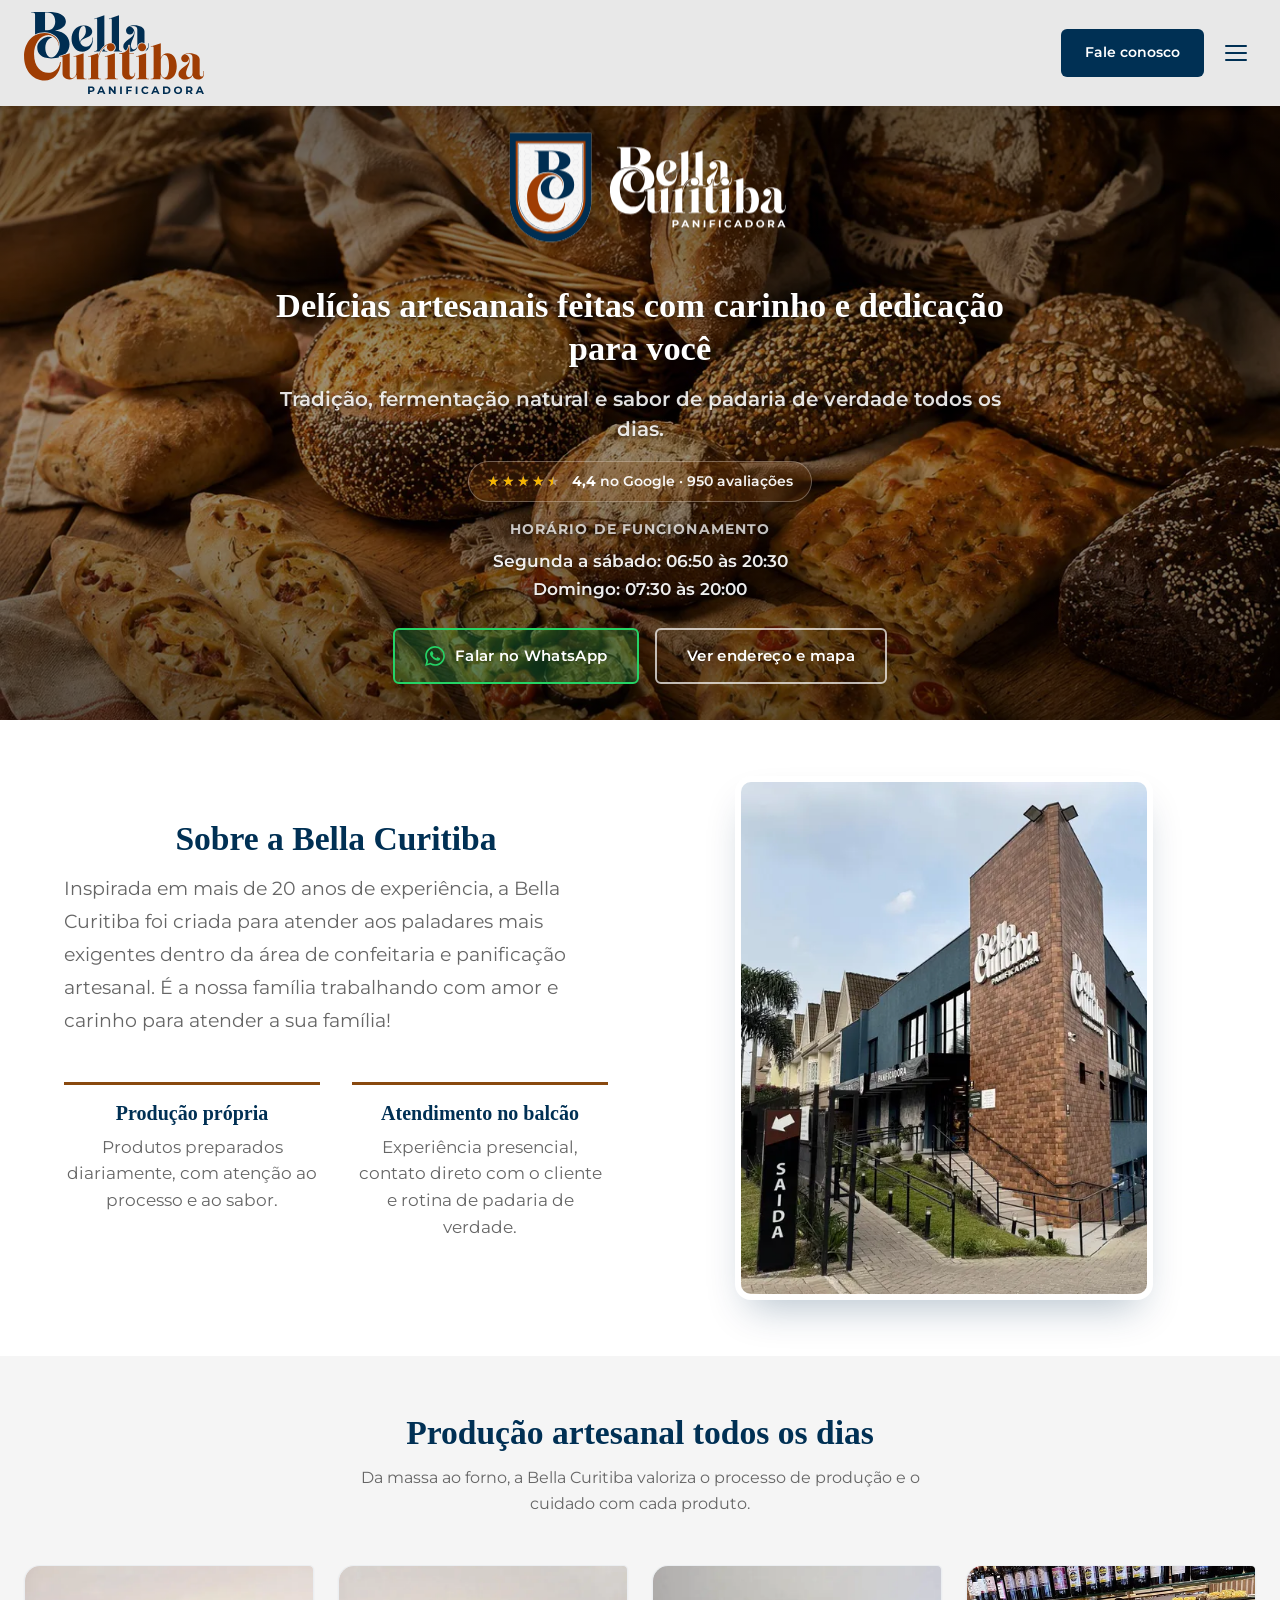
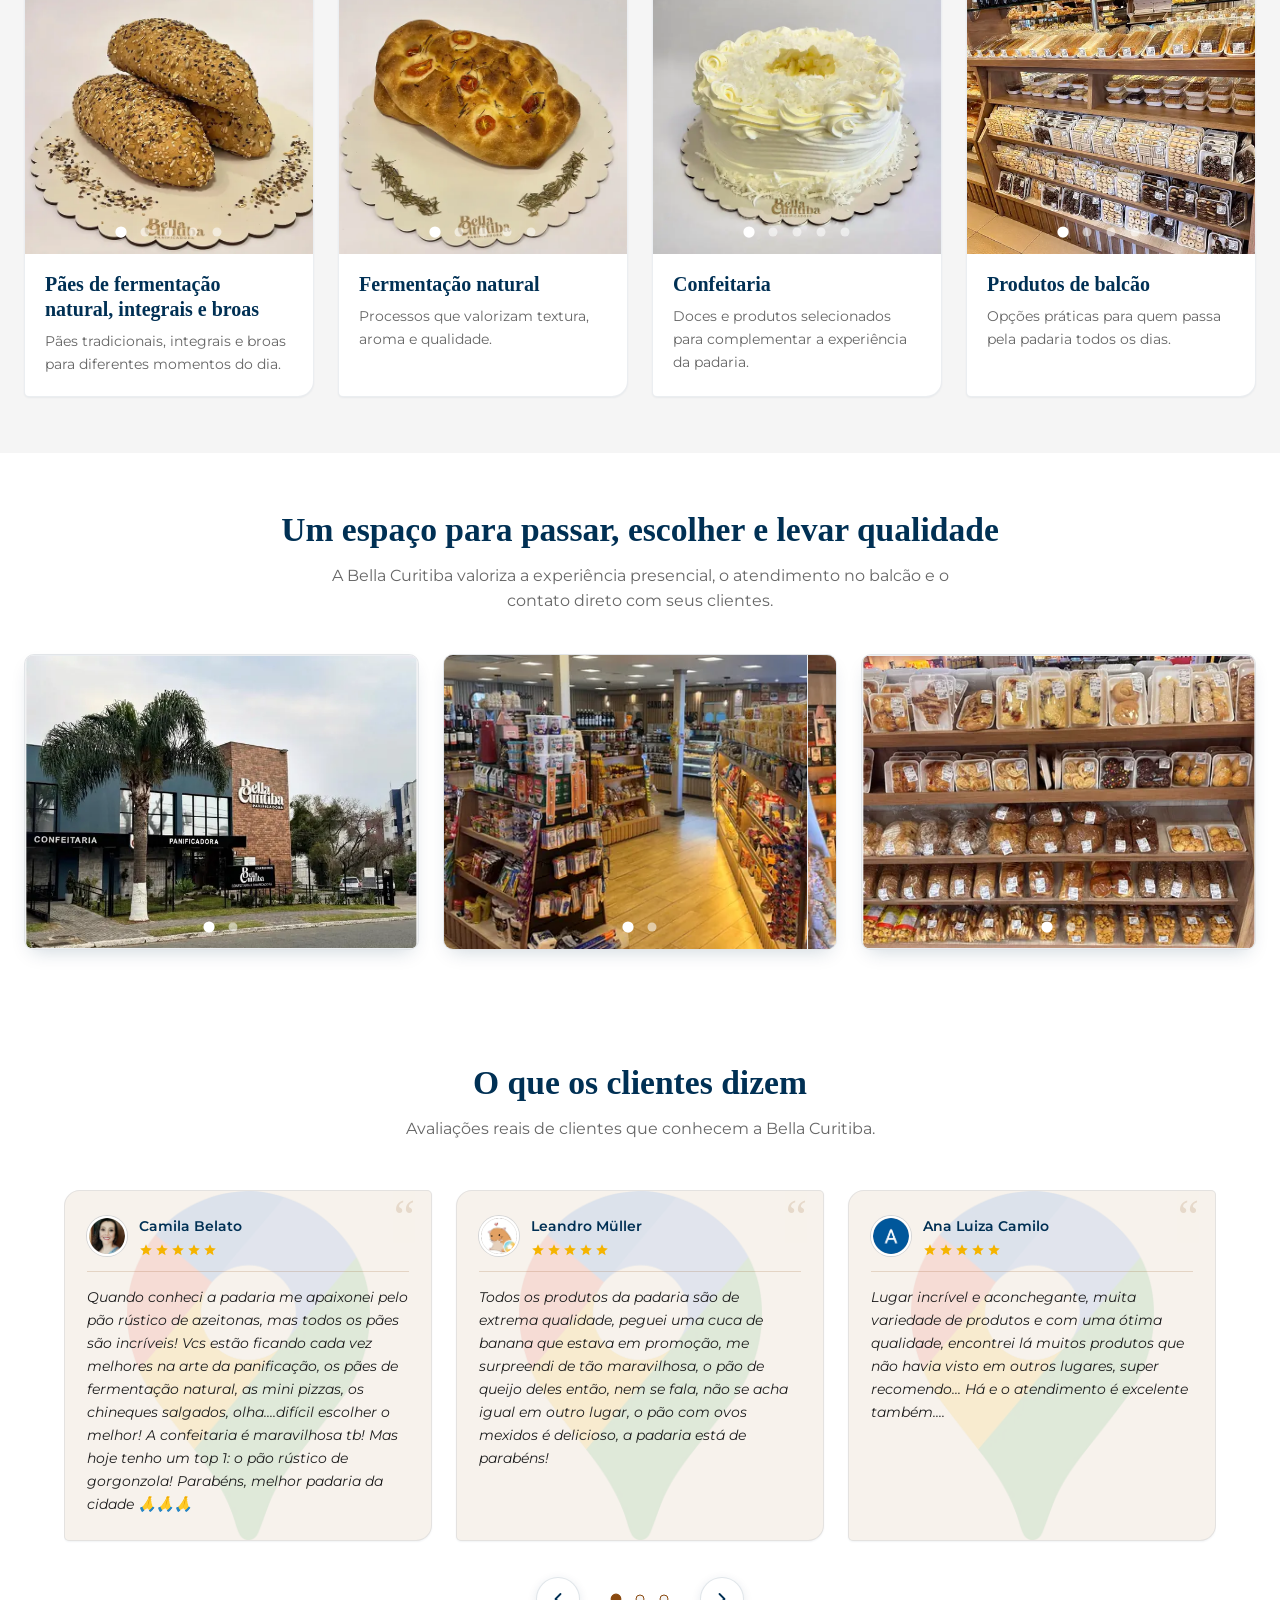
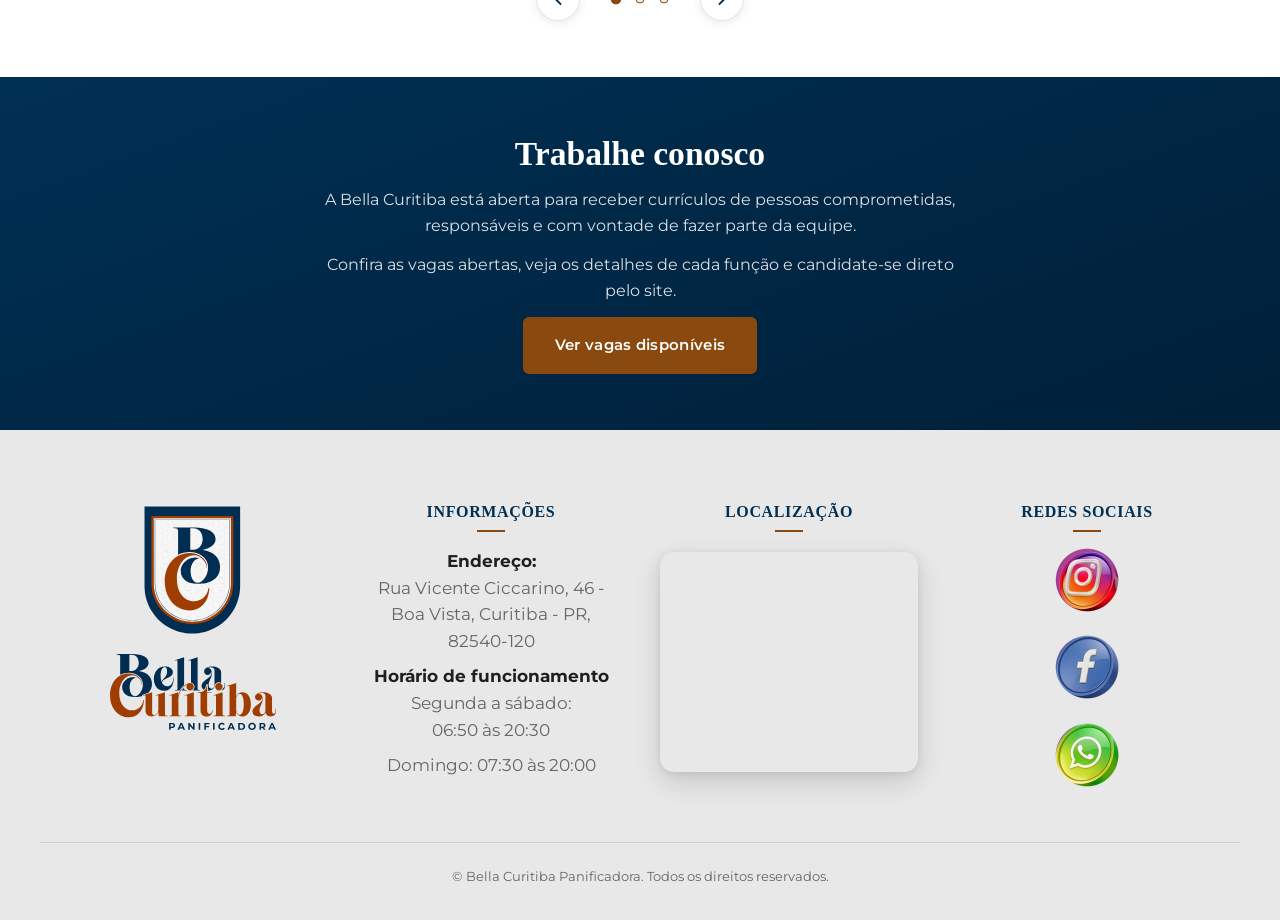
<file: site-bella-curitiba/index.html>
<!DOCTYPE html>
<html lang="pt-BR">
<head>
  <meta charset="UTF-8">
  <!-- Google tag (gtag.js): fila criada na hora, biblioteca real so carrega
       depois do load da pagina ou na primeira interacao do usuario (o que
       vier primeiro), pra nao competir por banda com o carregamento inicial -->
<script>
  window.dataLayer = window.dataLayer || [];
  function gtag(){dataLayer.push(arguments);}
  gtag('js', new Date());
  gtag('config', 'G-EP9P122WJ8');

  (function () {
    var carregado = false;
    function carregarGA() {
      if (carregado) return;
      carregado = true;
      var script = document.createElement('script');
      script.async = true;
      script.src = 'https://www.googletagmanager.com/gtag/js?id=G-EP9P122WJ8';
      document.head.appendChild(script);
    }
    var eventosInteracao = ['pointerdown', 'touchstart', 'keydown', 'scroll'];
    eventosInteracao.forEach(function (evento) {
      window.addEventListener(evento, carregarGA, { once: true, passive: true });
    });
    if (document.readyState === 'complete') {
      carregarGA();
    } else {
      window.addEventListener('load', carregarGA, { once: true });
    }
  })();
</script>

  <meta name="viewport" content="width=device-width, initial-scale=1.0">

  <!-- Fonte Montserrat (corpo do texto): preconnect + carregamento assincrono para nao bloquear o render -->
  <link rel="preconnect" href="https://fonts.googleapis.com">
  <link rel="preconnect" href="https://fonts.gstatic.com" crossorigin>
  <link rel="preload" as="style" href="https://fonts.googleapis.com/css2?family=Montserrat:wght@400;600;700&display=swap" onload="this.onload=null;this.rel='stylesheet'">
  <noscript><link rel="stylesheet" href="https://fonts.googleapis.com/css2?family=Montserrat:wght@400;600;700&display=swap"></noscript>

  <title>Bella Curitiba Panificadora e Confeitaria em Curitiba</title>
  <meta name="description" content="Padaria e confeitaria artesanal no bairro Boa Vista, Curitiba: pães de fermentação natural, bolos, doces e produção própria todos os dias.">
  <meta name="robots" content="index, follow">
  <meta name="theme-color" content="#003054">
  <link rel="canonical" href="https://bellacuritibapanificadora.com.br/">

  <!-- Open Graph / Facebook / WhatsApp -->
  <meta property="og:type" content="website">
  <meta property="og:locale" content="pt_BR">
  <meta property="og:site_name" content="Bella Curitiba Panificadora">
  <meta property="og:url" content="https://bellacuritibapanificadora.com.br/">
  <meta property="og:title" content="Bella Curitiba Panificadora e Confeitaria em Curitiba">
  <meta property="og:description" content="Pães de fermentação natural, bolos, doces e produção própria todos os dias. Conheça a Bella Curitiba, no bairro Boa Vista.">
  <meta property="og:image" content="https://bellacuritibapanificadora.com.br/assets/images/confeitaria/confeitaria-03.JPEG">
  <meta property="og:image:width" content="1280">
  <meta property="og:image:height" content="960">

  <!-- Twitter Card -->
  <meta name="twitter:card" content="summary_large_image">
  <meta name="twitter:title" content="Bella Curitiba Panificadora e Confeitaria em Curitiba">
  <meta name="twitter:description" content="Pães de fermentação natural, bolos, doces e produção própria todos os dias. Conheça a Bella Curitiba, no bairro Boa Vista.">
  <meta name="twitter:image" content="https://bellacuritibapanificadora.com.br/assets/images/confeitaria/confeitaria-03.JPEG">

  <link rel="icon" href="assets/logos/favicon-bella-curitiba.ico" type="image/x-icon">
  <link rel="apple-touch-icon" href="assets/logos/favicon-bella-curitiba-180x180.png">
  <link rel="icon" type="image/png" sizes="192x192" href="assets/logos/favicon-bella-curitiba-192x192.png">
  <link rel="icon" type="image/png" sizes="32x32" href="assets/logos/favicon-bella-curitiba-32x32.png">
  <link rel="stylesheet" href="style.css?v=20260813-3">

  <!-- Preload da imagem do hero (LCP): so a variante certa por dispositivo e priorizada -->
  <link rel="preload" as="image" href="assets/images/video-hero/img-hero-mobile-720w.webp" media="(max-width: 768px)" fetchpriority="high">
  <link rel="preload" as="image" href="assets/images/video-hero/img-hero-desktop.webp" media="(min-width: 769px)" fetchpriority="high">

  <script type="application/ld+json">
  {
    "@context": "https://schema.org",
    "@type": "Bakery",
    "@id": "https://bellacuritibapanificadora.com.br/#negocio",
    "name": "Bella Curitiba Panificadora",
    "url": "https://bellacuritibapanificadora.com.br/",
    "image": "https://bellacuritibapanificadora.com.br/assets/images/confeitaria/confeitaria-03.JPEG",
    "telephone": "+55 41 9191-2039",
    "address": {
      "@type": "PostalAddress",
      "streetAddress": "Rua Vicente Ciccarino, 46 - Boa Vista",
      "addressLocality": "Curitiba",
      "addressRegion": "PR",
      "postalCode": "82540-120",
      "addressCountry": "BR"
    },
    "geo": {
      "@type": "GeoCoordinates",
      "latitude": -25.3987736,
      "longitude": -49.2516448
    },
    "openingHoursSpecification": [
      {
        "@type": "OpeningHoursSpecification",
        "dayOfWeek": ["Monday", "Tuesday", "Wednesday", "Thursday", "Friday", "Saturday"],
        "opens": "06:50",
        "closes": "20:30"
      },
      {
        "@type": "OpeningHoursSpecification",
        "dayOfWeek": ["Sunday"],
        "opens": "07:30",
        "closes": "20:00"
      }
    ],
    "sameAs": [
      "https://www.instagram.com/bellacuritibapanificadora/",
      "https://www.facebook.com/bellacuritibapanificadora"
    ]
  }
  </script>
</head>
<body>

  <!-- ===================== HEADER ===================== -->
  <header class="header">
    <div class="header__container">
      <a href="#inicio" class="header__logo">
        <img src="assets/logos/logo-principal-bella-curitiba.svg" alt="Bella Curitiba Panificadora">
      </a>

      <nav class="header__nav" id="header-menu">
        <ul class="header__menu">
          <li><a href="#inicio">Início</a></li>
          <li><a href="#sobre">Sobre</a></li>
          <li><a href="#producao">Produção Artesanal</a></li>
          <li><a href="#depoimentos">Depoimentos</a></li>
          <li><a href="#trabalhe-conosco">Trabalhe Conosco</a></li>
          <li><a href="#contato">Contato</a></li>
        </ul>
      </nav>

      <div class="header__actions">
        <a
          href="https://wa.me/554191912039?text=Ol%C3%A1%2C%20vim%20pelo%20site%21"
          class="header__btn header__btn--fale"
          target="_blank"
          rel="noopener"
          data-whatsapp="comercial"
          data-local="header-home"
        >Fale conosco</a>

        <!-- Botão exibido apenas no mobile, no lugar do Fale conosco -->
        <a href="vagas.html" class="header__btn header__btn--trabalhe">Trabalhe conosco</a>

        <!-- Menu mobile: visível apenas abaixo de 768px -->
        <button
          type="button"
          class="header__toggle"
          id="header-toggle"
          aria-expanded="false"
          aria-controls="header-menu"
          aria-label="Abrir menu"
        >
          <span class="header__toggle-bar"></span>
          <span class="header__toggle-bar"></span>
          <span class="header__toggle-bar"></span>
        </button>
      </div>
    </div>
  </header>

  <main>

    <!-- ===================== HERO ===================== -->
    <section id="inicio" class="hero">
      <!-- Imagem de fundo do hero: no mobile entra a vertical, no desktop a horizontal -->
      <picture>
        <source media="(max-width: 768px)" srcset="assets/images/video-hero/img-hero-mobile-720w.webp" width="720" height="960">
        <img class="hero__bg" src="assets/images/video-hero/img-hero-desktop.webp" alt="" width="1402" height="1122" fetchpriority="high">
      </picture>
      <div class="hero__overlay"></div>

      <div class="hero__content">
        <div class="hero__logo">
          <img src="assets/logos/logo-fundo-escuro-bella-curitiba-transparente.svg" alt="Bella Curitiba Panificadora">
        </div>
        <h1 class="hero__headline">Delícias artesanais feitas com carinho e dedicação para você </h1>
        <p class="hero__subtitle">Tradição, fermentação natural e sabor de padaria de verdade todos os dias.</p>

        <div class="hero__prova-social">
          <span class="hero__prova-social-estrelas" aria-hidden="true">
            <span class="hero__prova-social-estrelas-base">★★★★★</span>
            <span class="hero__prova-social-estrelas-preenchidas">★★★★★</span>
          </span>
          <span class="hero__prova-social-texto"><strong>4,4</strong> no Google · 950 avaliações</span>
        </div>

        <p class="hero__horario">
          <span class="hero__horario-titulo">Horário de funcionamento</span>
          Segunda a sábado: 06:50 às 20:30<br>
          Domingo: 07:30 às 20:00
        </p>

        <div class="hero__buttons">
<a
            href="https://wa.me/554191912039?text=Ol%C3%A1%2C%20vim%20pelo%20site%21"
            class="btn btn--whatsapp"
            target="_blank"
            rel="noopener"
            data-whatsapp="comercial"
            data-local="hero-home"
          >
            <svg class="btn__icone-whats" viewBox="0 0 24 24" aria-hidden="true">
              <path d="M17.472 14.382c-.297-.149-1.758-.867-2.03-.967-.273-.099-.471-.148-.67.15-.197.297-.767.966-.94 1.164-.173.199-.347.223-.644.075-.297-.15-1.255-.463-2.39-1.475-.883-.788-1.48-1.761-1.653-2.059-.173-.297-.018-.458.13-.606.134-.133.298-.347.446-.52.149-.174.198-.298.298-.497.099-.198.05-.371-.025-.52-.075-.149-.669-1.612-.916-2.207-.242-.579-.487-.5-.669-.51-.173-.008-.371-.01-.57-.01-.198 0-.52.074-.792.372-.272.297-1.04 1.016-1.04 2.479 0 1.462 1.065 2.875 1.213 3.074.149.198 2.096 3.2 5.077 4.487.709.306 1.262.489 1.694.625.712.227 1.36.195 1.871.118.571-.085 1.758-.719 2.006-1.413.248-.694.248-1.289.173-1.413-.074-.124-.272-.198-.57-.347m-5.421 7.403h-.004a9.87 9.87 0 01-5.031-1.378l-.361-.214-3.741.982.998-3.648-.235-.374a9.86 9.86 0 01-1.51-5.26c.001-5.45 4.436-9.884 9.888-9.884 2.64 0 5.122 1.03 6.988 2.898a9.825 9.825 0 012.893 6.994c-.003 5.45-4.437 9.885-9.885 9.885m8.413-18.297A11.815 11.815 0 0012.05 0C5.495 0 .16 5.335.157 11.892c0 2.096.547 4.142 1.588 5.945L.057 24l6.305-1.654a11.882 11.882 0 005.683 1.448h.005c6.554 0 11.89-5.335 11.893-11.893a11.821 11.821 0 00-3.48-8.413Z"/>
            </svg>
            Falar no WhatsApp
          </a>
          <a href="#contato" class="btn btn--secondary">Ver endereço e mapa</a>
        </div>
      </div>
    </section>

    <!-- ===================== SOBRE ===================== -->
    <section id="sobre" class="sobre">
      <div class="sobre__container">
        <div class="sobre__texto reveal reveal--left">
          <h2>Sobre a Bella Curitiba</h2>
          <p>
            Inspirada em mais de 20 anos de experiência, a Bella Curitiba foi criada para atender
            aos paladares mais exigentes dentro da área de confeitaria e panificação artesanal.
            É a nossa família trabalhando com amor e carinho para atender a sua família!
          </p>

          <div class="sobre__destaques">
            <div class="sobre__item">
              <h3>Produção própria</h3>
              <p>Produtos preparados diariamente, com atenção ao processo e ao sabor.</p>
            </div>
            <div class="sobre__item">
              <h3>Atendimento no balcão</h3>
              <p>Experiência presencial, contato direto com o cliente e rotina de padaria de verdade.</p>
            </div>
          </div>
        </div>

        <div class="sobre__imagem reveal">
          <img src="assets/images/fachada/fachada-secao-sobre-1280w.webp" srcset="assets/images/fachada/fachada-secao-sobre-640w.webp 640w, assets/images/fachada/fachada-secao-sobre-960w.webp 960w, assets/images/fachada/fachada-secao-sobre-1280w.webp 1280w" sizes="(max-width: 768px) calc(106vw - 51px), (max-width: 1200px) calc(38.5vw - 43px), 419px" width="1280" height="1337" alt="Fachada da Bella Curitiba Panificadora" loading="lazy" decoding="async">
        </div>
      </div>
    </section>

    <!-- ===================== PRODUÇÃO ARTESANAL ===================== -->
    <section id="producao" class="producao">
      <div class="producao__container">
        <h2 class="reveal">Produção artesanal todos os dias</h2>
        <p class="producao__subtitle reveal">Da massa ao forno, a Bella Curitiba valoriza o processo de produção e o cuidado com cada produto.</p>

        <div class="producao__cards reveal--group">
          <div class="producao__card reveal">
            <div class="card-carrossel">
              <div class="card-carrossel__track">
                <img class="card-carrossel__img--base" src="assets/images/paes-e-broas/pao-01-1280w.webp" srcset="assets/images/paes-e-broas/pao-01-640w.webp 640w, assets/images/paes-e-broas/pao-01-960w.webp 960w, assets/images/paes-e-broas/pao-01-1280w.webp 1280w" sizes="(max-width: 768px) calc(100vw - 48px), (max-width: 1200px) calc(50vw - 36px), 410px" width="1280" height="1720" alt="Pães multigrãos cobertos de sementes de gergelim, linhaça e girassol" loading="lazy" decoding="async">
                <img class="card-carrossel__img--pao-rustico" src="assets/images/paes-e-broas/pao-02-1280w.webp" srcset="assets/images/paes-e-broas/pao-02-640w.webp 640w, assets/images/paes-e-broas/pao-02-960w.webp 960w, assets/images/paes-e-broas/pao-02-1280w.webp 1280w" sizes="(max-width: 768px) calc(100vw - 48px), (max-width: 1200px) calc(50vw - 36px), 410px" width="1280" height="1963" alt="Pão rústico de fermentação natural com casca dourada e farinha" loading="lazy" decoding="async">
                <img class="card-carrossel__img--base" src="assets/images/paes-e-broas/pao-03-1280w.webp" srcset="assets/images/paes-e-broas/pao-03-640w.webp 640w, assets/images/paes-e-broas/pao-03-960w.webp 960w, assets/images/paes-e-broas/pao-03-1280w.webp 1280w" sizes="(max-width: 768px) calc(100vw - 48px), (max-width: 1200px) calc(50vw - 36px), 410px" width="1280" height="1707" alt="Pão integral redondo com sementes e grãos" loading="lazy" decoding="async">
                <img class="card-carrossel__img--base" src="assets/images/paes-e-broas/pao-04-1280w.webp" srcset="assets/images/paes-e-broas/pao-04-640w.webp 640w, assets/images/paes-e-broas/pao-04-960w.webp 960w, assets/images/paes-e-broas/pao-04-1280w.webp 1280w" sizes="(max-width: 768px) calc(100vw - 48px), (max-width: 1200px) calc(50vw - 36px), 410px" width="1280" height="1707" alt="Pão caseiro de casca dourada e miolo macio" loading="lazy" decoding="async">
                <img class="card-carrossel__img--base" src="assets/images/paes-e-broas/broa-02-1280w.webp" srcset="assets/images/paes-e-broas/broa-02-640w.webp 640w, assets/images/paes-e-broas/broa-02-960w.webp 960w, assets/images/paes-e-broas/broa-02-1280w.webp 1280w" sizes="(max-width: 768px) calc(100vw - 48px), (max-width: 1200px) calc(50vw - 36px), 410px" width="1280" height="1707" alt="Broa escura com cobertura de gergelim e linhaça" loading="lazy" decoding="async">
              </div>
              <button type="button" class="card-carrossel__arrow card-carrossel__arrow--prev" aria-label="Foto anterior">
                <svg viewBox="0 0 24 24" fill="none" aria-hidden="true">
                  <path d="M9 6l6 6-6 6" stroke="currentColor" stroke-width="2.2" stroke-linecap="round" stroke-linejoin="round"/>
                </svg>
              </button>
              <button type="button" class="card-carrossel__arrow card-carrossel__arrow--next" aria-label="Próxima foto">
                <svg viewBox="0 0 24 24" fill="none" aria-hidden="true">
                  <path d="M9 6l6 6-6 6" stroke="currentColor" stroke-width="2.2" stroke-linecap="round" stroke-linejoin="round"/>
                </svg>
              </button>
              <div class="card-carrossel__dots"></div>
            </div>
            <h3>Pães de fermentação natural, integrais e broas</h3>
            <p>Pães tradicionais, integrais e broas para diferentes momentos do dia.</p>
          </div>
          <div class="producao__card reveal">
            <div class="card-carrossel">
              <div class="card-carrossel__track">
                <img class="card-carrossel__img--base" src="assets/images/fermentacao-natural/fermentacao-natural-01-1280w.webp" srcset="assets/images/fermentacao-natural/fermentacao-natural-01-640w.webp 640w, assets/images/fermentacao-natural/fermentacao-natural-01-960w.webp 960w, assets/images/fermentacao-natural/fermentacao-natural-01-1280w.webp 1280w" sizes="(max-width: 768px) calc(100vw - 48px), (max-width: 1200px) calc(50vw - 36px), 410px" width="1280" height="1707" alt="Focaccia de fermentação natural com tomatinhos e alecrim" loading="lazy" decoding="async">
                <img class="card-carrossel__img--base" src="assets/images/fermentacao-natural/fermentacao-natural-02-1280w.webp" srcset="assets/images/fermentacao-natural/fermentacao-natural-02-640w.webp 640w, assets/images/fermentacao-natural/fermentacao-natural-02-960w.webp 960w, assets/images/fermentacao-natural/fermentacao-natural-02-1280w.webp 1280w" sizes="(max-width: 768px) calc(100vw - 48px), (max-width: 1200px) calc(50vw - 36px), 410px" width="1280" height="1432" alt="Fatia de focaccia com berinjela, azeitonas e legumes assados" loading="lazy" decoding="async">
                <img class="card-carrossel__img--rodape" src="assets/images/fermentacao-natural/fermentacao-natural-03-1280w.webp" srcset="assets/images/fermentacao-natural/fermentacao-natural-03-640w.webp 640w, assets/images/fermentacao-natural/fermentacao-natural-03-960w.webp 960w, assets/images/fermentacao-natural/fermentacao-natural-03-1280w.webp 1280w" sizes="(max-width: 768px) calc(100vw - 48px), (max-width: 1200px) calc(50vw - 36px), 410px" width="1280" height="1963" alt="Ciabattas de azeitona com casca dourada e crocante" loading="lazy" decoding="async">
                <img class="card-carrossel__img--base" src="assets/images/fermentacao-natural/fermentacao-natural-04-1280w.webp" srcset="assets/images/fermentacao-natural/fermentacao-natural-04-640w.webp 640w, assets/images/fermentacao-natural/fermentacao-natural-04-960w.webp 960w, assets/images/fermentacao-natural/fermentacao-natural-04-1280w.webp 1280w" sizes="(max-width: 768px) calc(100vw - 48px), (max-width: 1200px) calc(50vw - 36px), 410px" width="1280" height="1344" alt="Baguetes rústicas com flor de sal e alecrim" loading="lazy" decoding="async">
                <img class="card-carrossel__img--base" src="assets/images/fermentacao-natural/fermentacao-natural-05-1280w.webp" srcset="assets/images/fermentacao-natural/fermentacao-natural-05-640w.webp 640w, assets/images/fermentacao-natural/fermentacao-natural-05-960w.webp 960w, assets/images/fermentacao-natural/fermentacao-natural-05-1280w.webp 1280w" sizes="(max-width: 768px) calc(100vw - 48px), (max-width: 1200px) calc(50vw - 36px), 410px" width="1280" height="1506" alt="Baguetes recheadas de fermentação natural" loading="lazy" decoding="async">
              </div>
              <button type="button" class="card-carrossel__arrow card-carrossel__arrow--prev" aria-label="Foto anterior">
                <svg viewBox="0 0 24 24" fill="none" aria-hidden="true">
                  <path d="M9 6l6 6-6 6" stroke="currentColor" stroke-width="2.2" stroke-linecap="round" stroke-linejoin="round"/>
                </svg>
              </button>
              <button type="button" class="card-carrossel__arrow card-carrossel__arrow--next" aria-label="Próxima foto">
                <svg viewBox="0 0 24 24" fill="none" aria-hidden="true">
                  <path d="M9 6l6 6-6 6" stroke="currentColor" stroke-width="2.2" stroke-linecap="round" stroke-linejoin="round"/>
                </svg>
              </button>
              <div class="card-carrossel__dots"></div>
            </div>
            <h3>Fermentação natural</h3>
            <p>Processos que valorizam textura, aroma e qualidade.</p>
          </div>
          <div class="producao__card reveal">
            <div class="card-carrossel">
              <div class="card-carrossel__track">
                <img src="assets/images/confeitaria/confeitaria-04-1280w.webp" srcset="assets/images/confeitaria/confeitaria-04-640w.webp 640w, assets/images/confeitaria/confeitaria-04-960w.webp 960w, assets/images/confeitaria/confeitaria-04-1280w.webp 1280w" sizes="(max-width: 768px) calc(100vw - 48px), (max-width: 1200px) calc(50vw - 36px), 410px" width="1280" height="1707" alt="Bolo gelado de coco com abacaxi decorado com chantilly" loading="lazy" decoding="async">
                <img src="assets/images/confeitaria/confeitaria-02-1280w.webp" srcset="assets/images/confeitaria/confeitaria-02-640w.webp 640w, assets/images/confeitaria/confeitaria-02-960w.webp 960w, assets/images/confeitaria/confeitaria-02-1280w.webp 1280w" sizes="(max-width: 768px) calc(100vw - 48px), (max-width: 1200px) calc(50vw - 36px), 410px" width="1280" height="1707" alt="Torta decorada com chantilly, calda de doce de leite, coco e ameixas" loading="lazy" decoding="async">
                <img src="assets/images/confeitaria/confeitaria-03-1280w.webp" srcset="assets/images/confeitaria/confeitaria-03-640w.webp 640w, assets/images/confeitaria/confeitaria-03-960w.webp 960w, assets/images/confeitaria/confeitaria-03-1280w.webp 1280w" sizes="(max-width: 768px) calc(100vw - 48px), (max-width: 1200px) calc(50vw - 36px), 410px" width="1280" height="960" alt="Vitrine de confeitaria com tortas, cheesecakes, bombons e doces variados" loading="lazy" decoding="async">
                <img class="card-carrossel__img--bolos" src="assets/images/confeitaria/confeitaria-01-1280w.webp" srcset="assets/images/confeitaria/confeitaria-01-640w.webp 640w, assets/images/confeitaria/confeitaria-01-960w.webp 960w, assets/images/confeitaria/confeitaria-01-1280w.webp 1280w" sizes="(max-width: 768px) calc(100vw - 48px), (max-width: 1200px) calc(50vw - 36px), 410px" width="1280" height="1707" alt="Bolos gelados decorados com coberturas de chocolate, doce de leite e mesclada" loading="lazy" decoding="async">
                <img src="assets/images/confeitaria/confeitaria-05-1280w.webp" srcset="assets/images/confeitaria/confeitaria-05-640w.webp 640w, assets/images/confeitaria/confeitaria-05-960w.webp 960w, assets/images/confeitaria/confeitaria-05-1280w.webp 1280w" sizes="(max-width: 768px) calc(100vw - 48px), (max-width: 1200px) calc(50vw - 36px), 410px" width="1280" height="960" alt="Vitrine de doces com pudins, folhados, quindins e pastéis de Belém" loading="lazy" decoding="async">
              </div>
              <button type="button" class="card-carrossel__arrow card-carrossel__arrow--prev" aria-label="Foto anterior">
                <svg viewBox="0 0 24 24" fill="none" aria-hidden="true">
                  <path d="M9 6l6 6-6 6" stroke="currentColor" stroke-width="2.2" stroke-linecap="round" stroke-linejoin="round"/>
                </svg>
              </button>
              <button type="button" class="card-carrossel__arrow card-carrossel__arrow--next" aria-label="Próxima foto">
                <svg viewBox="0 0 24 24" fill="none" aria-hidden="true">
                  <path d="M9 6l6 6-6 6" stroke="currentColor" stroke-width="2.2" stroke-linecap="round" stroke-linejoin="round"/>
                </svg>
              </button>
              <div class="card-carrossel__dots"></div>
            </div>
            <h3>Confeitaria</h3>
            <p>Doces e produtos selecionados para complementar a experiência da padaria.</p>
          </div>
          <div class="producao__card reveal">
            <div class="card-carrossel">
              <div class="card-carrossel__track">
                <img src="assets/images/balcao/balcao-04-1280w.webp" srcset="assets/images/balcao/balcao-04-640w.webp 640w, assets/images/balcao/balcao-04-960w.webp 960w, assets/images/balcao/balcao-04-1280w.webp 1280w" sizes="(max-width: 768px) calc(100vw - 48px), (max-width: 1200px) calc(50vw - 36px), 410px" width="1280" height="960" alt="Prateleiras de bolos caseiros e biscoitos variados" loading="lazy" decoding="async">
                <img src="assets/images/balcao/balcao-02-1280w.webp" srcset="assets/images/balcao/balcao-02-640w.webp 640w, assets/images/balcao/balcao-02-960w.webp 960w, assets/images/balcao/balcao-02-1280w.webp 1280w" sizes="(max-width: 768px) calc(100vw - 48px), (max-width: 1200px) calc(50vw - 36px), 410px" width="1280" height="1205" alt="Geladeira de frios com queijos e embutidos fatiados" loading="lazy" decoding="async">
                <img class="card-carrossel__img--direita" src="assets/images/balcao/balcao-03-1280w.webp" srcset="assets/images/balcao/balcao-03-640w.webp 640w, assets/images/balcao/balcao-03-960w.webp 960w, assets/images/balcao/balcao-03-1280w.webp 1280w" sizes="(max-width: 768px) calc(100vw - 48px), (max-width: 1200px) calc(50vw - 36px), 410px" width="1280" height="960" alt="Balcão de frios com linguiças artesanais, queijos coloniais e embutidos" loading="lazy" decoding="async">
                <img src="assets/images/balcao/balcao-05-1280w.webp" srcset="assets/images/balcao/balcao-05-640w.webp 640w, assets/images/balcao/balcao-05-960w.webp 960w, assets/images/balcao/balcao-05-1280w.webp 1280w" sizes="(max-width: 768px) calc(100vw - 48px), (max-width: 1200px) calc(50vw - 36px), 410px" width="1280" height="960" alt="Vitrine de pães com produção diária, pães de queijo e baguetes" loading="lazy" decoding="async">
                <img src="assets/images/balcao/balcao-01-1280w.webp" srcset="assets/images/balcao/balcao-01-640w.webp 640w, assets/images/balcao/balcao-01-960w.webp 960w, assets/images/balcao/balcao-01-1280w.webp 1280w" sizes="(max-width: 768px) calc(100vw - 48px), (max-width: 1200px) calc(50vw - 36px), 410px" width="1280" height="960" alt="Vitrine de salgados com coxinhas, sfihas, mini pastéis, croissants e empadões" loading="lazy" decoding="async">
              </div>
              <button type="button" class="card-carrossel__arrow card-carrossel__arrow--prev" aria-label="Foto anterior">
                <svg viewBox="0 0 24 24" fill="none" aria-hidden="true">
                  <path d="M9 6l6 6-6 6" stroke="currentColor" stroke-width="2.2" stroke-linecap="round" stroke-linejoin="round"/>
                </svg>
              </button>
              <button type="button" class="card-carrossel__arrow card-carrossel__arrow--next" aria-label="Próxima foto">
                <svg viewBox="0 0 24 24" fill="none" aria-hidden="true">
                  <path d="M9 6l6 6-6 6" stroke="currentColor" stroke-width="2.2" stroke-linecap="round" stroke-linejoin="round"/>
                </svg>
              </button>
              <div class="card-carrossel__dots"></div>
            </div>
            <h3>Produtos de balcão</h3>
            <p>Opções práticas para quem passa pela padaria todos os dias.</p>
          </div>
        </div>
      </div>
    </section>

    <!-- ===================== AMBIENTE ===================== -->
    <section id="ambiente" class="ambiente">
      <div class="ambiente__container">
        <h2 class="reveal">Um espaço para passar, escolher e levar qualidade</h2>
        <p class="reveal">A Bella Curitiba valoriza a experiência presencial, o atendimento no balcão e o contato direto com seus clientes.</p>

        <!-- Fotos reais do ambiente pendentes -->
        <div class="ambiente__galeria reveal--group">
          <!-- Primeiro card: carrossel com as duas fotos da fachada -->
          <div class="card-carrossel reveal">
            <div class="card-carrossel__track">
              <img src="assets/images/fachada/fachada-completa-1280w.webp" srcset="assets/images/fachada/fachada-completa-640w.webp 640w, assets/images/fachada/fachada-completa-960w.webp 960w, assets/images/fachada/fachada-completa-1280w.webp 1280w" sizes="(max-width: 768px) calc(100vw - 48px), (max-width: 1200px) calc(50vw - 36px), 554px" width="1280" height="960" alt="Fachada completa da Bella Curitiba Panificadora vista da rua" loading="lazy" decoding="async">
              <img class="ambiente__foto-letreiro" src="assets/images/fachada/fachada-2-1280w.webp" srcset="assets/images/fachada/fachada-2-640w.webp 640w, assets/images/fachada/fachada-2-960w.webp 960w, assets/images/fachada/fachada-2-1280w.webp 1280w" sizes="(max-width: 768px) calc(100vw - 48px), (max-width: 1200px) calc(50vw - 36px), 554px" width="1280" height="1707" alt="Fachada da Bella Curitiba Panificadora com letreiro em relevo" loading="lazy" decoding="async">
            </div>
            <button type="button" class="card-carrossel__arrow card-carrossel__arrow--prev" aria-label="Foto anterior">
              <svg viewBox="0 0 24 24" fill="none" aria-hidden="true">
                <path d="M9 6l6 6-6 6" stroke="currentColor" stroke-width="2.2" stroke-linecap="round" stroke-linejoin="round"/>
              </svg>
            </button>
            <button type="button" class="card-carrossel__arrow card-carrossel__arrow--next" aria-label="Próxima foto">
              <svg viewBox="0 0 24 24" fill="none" aria-hidden="true">
                <path d="M9 6l6 6-6 6" stroke="currentColor" stroke-width="2.2" stroke-linecap="round" stroke-linejoin="round"/>
              </svg>
            </button>
            <div class="card-carrossel__dots"></div>
          </div>
          <!-- Card do interior: carrossel com as fotos do salão da loja -->
          <div class="card-carrossel reveal">
            <div class="card-carrossel__track">
              <img class="ambiente__foto-interna" src="assets/images/interna/interna-01-1280w.webp" srcset="assets/images/interna/interna-01-640w.webp 640w, assets/images/interna/interna-01-960w.webp 960w, assets/images/interna/interna-01-1280w.webp 1280w" sizes="(max-width: 768px) calc(100vw - 48px), (max-width: 1200px) calc(50vw - 36px), 554px" width="1280" height="720" alt="Interior da loja com gôndolas de produtos, adega e corredor do caixa" loading="lazy" decoding="async">
              <img class="ambiente__foto-interna" src="assets/images/interna/interna-02-1280w.webp" srcset="assets/images/interna/interna-02-640w.webp 640w, assets/images/interna/interna-02-960w.webp 960w, assets/images/interna/interna-02-1280w.webp 1280w" sizes="(max-width: 768px) calc(100vw - 48px), (max-width: 1200px) calc(50vw - 36px), 554px" width="1280" height="720" alt="Interior da loja com estantes de biscoitos, geleias, vinhos e produtos coloniais" loading="lazy" decoding="async">
            </div>
            <button type="button" class="card-carrossel__arrow card-carrossel__arrow--prev" aria-label="Foto anterior">
              <svg viewBox="0 0 24 24" fill="none" aria-hidden="true">
                <path d="M9 6l6 6-6 6" stroke="currentColor" stroke-width="2.2" stroke-linecap="round" stroke-linejoin="round"/>
              </svg>
            </button>
            <button type="button" class="card-carrossel__arrow card-carrossel__arrow--next" aria-label="Próxima foto">
              <svg viewBox="0 0 24 24" fill="none" aria-hidden="true">
                <path d="M9 6l6 6-6 6" stroke="currentColor" stroke-width="2.2" stroke-linecap="round" stroke-linejoin="round"/>
              </svg>
            </button>
            <div class="card-carrossel__dots"></div>
          </div>
          <!-- Card do balcão: carrossel com as fotos das estantes de pães e bolos -->
          <div class="card-carrossel reveal">
            <div class="card-carrossel__track">
              <img src="assets/images/balcao/balcao-002-1280w.webp" srcset="assets/images/balcao/balcao-002-640w.webp 640w, assets/images/balcao/balcao-002-960w.webp 960w, assets/images/balcao/balcao-002-1280w.webp 1280w" sizes="(max-width: 1200px) calc(100vw - 48px), 554px" width="1280" height="720" alt="Estante com croissants, folhados, cucas, biscoitos e pães artesanais embalados" loading="lazy" decoding="async">
              <img src="assets/images/balcao/balcao-001-1280w.webp" srcset="assets/images/balcao/balcao-001-640w.webp 640w, assets/images/balcao/balcao-001-960w.webp 960w, assets/images/balcao/balcao-001-1280w.webp 1280w" sizes="(max-width: 1200px) calc(100vw - 48px), 554px" width="1280" height="720" alt="Estante de pães de forma, bolos caseiros e produtos de padaria embalados" loading="lazy" decoding="async">
            </div>
            <button type="button" class="card-carrossel__arrow card-carrossel__arrow--prev" aria-label="Foto anterior">
              <svg viewBox="0 0 24 24" fill="none" aria-hidden="true">
                <path d="M9 6l6 6-6 6" stroke="currentColor" stroke-width="2.2" stroke-linecap="round" stroke-linejoin="round"/>
              </svg>
            </button>
            <button type="button" class="card-carrossel__arrow card-carrossel__arrow--next" aria-label="Próxima foto">
              <svg viewBox="0 0 24 24" fill="none" aria-hidden="true">
                <path d="M9 6l6 6-6 6" stroke="currentColor" stroke-width="2.2" stroke-linecap="round" stroke-linejoin="round"/>
              </svg>
            </button>
            <div class="card-carrossel__dots"></div>
          </div>
        </div>
      </div>
    </section>

    <!-- ===================== DEPOIMENTOS ===================== -->
    <section id="depoimentos" class="depoimentos">
      <div class="depoimentos__container">
        <h2 class="reveal">O que os clientes dizem</h2>
        <p class="depoimentos__subtitle reveal">Avaliações reais de clientes que conhecem a Bella Curitiba.</p>

        <!-- 9 avaliações reais do Google, organizadas em 3 slides de 3 cards -->
        <div class="depoimentos__carousel">
          <div class="depoimentos__track">

            <div class="depoimentos__slide reveal--group">
              <a href="https://www.google.com/maps/reviews/@-25.3987736,-49.2516448,17z/data=!3m1!4b1!4m6!14m5!1m4!2m3!1sChdDSUhNMG9nS0VJQ0FnSUNKb3YtcnNnRRAB!2m1!1s0x0:0x8ebd3652cd37e233?hl=pt-BR&entry=ttu&g_ep=EgoyMDI2MDcwNS4wIKXMDSoASAFQAw%3D%3D" target="_blank" rel="noopener noreferrer" class="depoimentos__card reveal">
                <div class="depoimentos__meta">
                  <img class="depoimentos__avatar" src="./assets/images/clientes/camila-belato.webp" alt="Foto de Camila Belato" loading="lazy" decoding="async" width="300" height="300">
                  <div class="depoimentos__autor-bloco">
                    <p class="depoimentos__autor">Camila Belato</p>
                    <div class="depoimentos__nota" aria-label="5 estrelas">
                      <svg class="depoimentos__estrela" viewBox="0 0 24 24" aria-hidden="true"><path d="M12 17.27L18.18 21l-1.64-7.03L22 9.24l-7.19-.61L12 2 9.19 8.63 2 9.24l5.46 4.73L5.82 21z"/></svg>
                      <svg class="depoimentos__estrela" viewBox="0 0 24 24" aria-hidden="true"><path d="M12 17.27L18.18 21l-1.64-7.03L22 9.24l-7.19-.61L12 2 9.19 8.63 2 9.24l5.46 4.73L5.82 21z"/></svg>
                      <svg class="depoimentos__estrela" viewBox="0 0 24 24" aria-hidden="true"><path d="M12 17.27L18.18 21l-1.64-7.03L22 9.24l-7.19-.61L12 2 9.19 8.63 2 9.24l5.46 4.73L5.82 21z"/></svg>
                      <svg class="depoimentos__estrela" viewBox="0 0 24 24" aria-hidden="true"><path d="M12 17.27L18.18 21l-1.64-7.03L22 9.24l-7.19-.61L12 2 9.19 8.63 2 9.24l5.46 4.73L5.82 21z"/></svg>
                      <svg class="depoimentos__estrela" viewBox="0 0 24 24" aria-hidden="true"><path d="M12 17.27L18.18 21l-1.64-7.03L22 9.24l-7.19-.61L12 2 9.19 8.63 2 9.24l5.46 4.73L5.82 21z"/></svg>
                    </div>
                  </div>
                </div>
                <p class="depoimentos__texto">Quando conheci a padaria me apaixonei pelo pão rústico de azeitonas, mas todos os pães são incríveis! Vcs estão ficando cada vez melhores na arte da panificação, os pães de fermentação natural, as mini pizzas, os chineques salgados, olha....difícil escolher o melhor! A confeitaria é maravilhosa tb! Mas hoje tenho um top 1: o pão rústico de gorgonzola! Parabéns, melhor padaria da cidade 🙏🙏🙏</p>
              </a>
              <a href="https://www.google.com/maps/reviews/@-25.3987736,-49.2516448,17z/data=!3m1!4b1!4m6!14m5!1m4!2m3!1sChZDSUhNMG9nS0VJQ0FnTUN3MjZuSkNnEAE!2m1!1s0x0:0x8ebd3652cd37e233?hl=pt-BR&entry=ttu&g_ep=EgoyMDI2MDcwNS4wIKXMDSoASAFQAw%3D%3D" target="_blank" rel="noopener noreferrer" class="depoimentos__card reveal">
                <div class="depoimentos__meta">
                  <img class="depoimentos__avatar" src="./assets/images/clientes/leandro-muller.webp" alt="Foto de Leandro Müller" loading="lazy" decoding="async" width="300" height="300">
                  <div class="depoimentos__autor-bloco">
                    <p class="depoimentos__autor">Leandro Müller</p>
                    <div class="depoimentos__nota" aria-label="5 estrelas">
                      <svg class="depoimentos__estrela" viewBox="0 0 24 24" aria-hidden="true"><path d="M12 17.27L18.18 21l-1.64-7.03L22 9.24l-7.19-.61L12 2 9.19 8.63 2 9.24l5.46 4.73L5.82 21z"/></svg>
                      <svg class="depoimentos__estrela" viewBox="0 0 24 24" aria-hidden="true"><path d="M12 17.27L18.18 21l-1.64-7.03L22 9.24l-7.19-.61L12 2 9.19 8.63 2 9.24l5.46 4.73L5.82 21z"/></svg>
                      <svg class="depoimentos__estrela" viewBox="0 0 24 24" aria-hidden="true"><path d="M12 17.27L18.18 21l-1.64-7.03L22 9.24l-7.19-.61L12 2 9.19 8.63 2 9.24l5.46 4.73L5.82 21z"/></svg>
                      <svg class="depoimentos__estrela" viewBox="0 0 24 24" aria-hidden="true"><path d="M12 17.27L18.18 21l-1.64-7.03L22 9.24l-7.19-.61L12 2 9.19 8.63 2 9.24l5.46 4.73L5.82 21z"/></svg>
                      <svg class="depoimentos__estrela" viewBox="0 0 24 24" aria-hidden="true"><path d="M12 17.27L18.18 21l-1.64-7.03L22 9.24l-7.19-.61L12 2 9.19 8.63 2 9.24l5.46 4.73L5.82 21z"/></svg>
                    </div>
                  </div>
                </div>
                <p class="depoimentos__texto">Todos os produtos da padaria são de extrema qualidade, peguei uma cuca de banana que estava em promoção, me surpreendi de tão maravilhosa, o pão de queijo deles então, nem se fala, não se acha igual em outro lugar, o pão com ovos mexidos é delicioso, a padaria está de parabéns!</p>
              </a>
              <a href="https://www.google.com/maps/reviews/@-25.3987736,-49.2516448,17z/data=!3m1!4b1!4m6!14m5!1m4!2m3!1sChdDSUhNMG9nS0VJQ0FnSURWdTYyb2lnRRAB!2m1!1s0x0:0x8ebd3652cd37e233?hl=pt-BR&entry=ttu&g_ep=EgoyMDI2MDcwNS4wIKXMDSoASAFQAw%3D%3D" target="_blank" rel="noopener noreferrer" class="depoimentos__card reveal">
                <div class="depoimentos__meta">
                  <img class="depoimentos__avatar" src="./assets/images/clientes/ana-luiza-camilo.webp" alt="Foto de Ana Luiza Camilo" loading="lazy" decoding="async" width="300" height="300">
                  <div class="depoimentos__autor-bloco">
                    <p class="depoimentos__autor">Ana Luiza Camilo</p>
                    <div class="depoimentos__nota" aria-label="5 estrelas">
                      <svg class="depoimentos__estrela" viewBox="0 0 24 24" aria-hidden="true"><path d="M12 17.27L18.18 21l-1.64-7.03L22 9.24l-7.19-.61L12 2 9.19 8.63 2 9.24l5.46 4.73L5.82 21z"/></svg>
                      <svg class="depoimentos__estrela" viewBox="0 0 24 24" aria-hidden="true"><path d="M12 17.27L18.18 21l-1.64-7.03L22 9.24l-7.19-.61L12 2 9.19 8.63 2 9.24l5.46 4.73L5.82 21z"/></svg>
                      <svg class="depoimentos__estrela" viewBox="0 0 24 24" aria-hidden="true"><path d="M12 17.27L18.18 21l-1.64-7.03L22 9.24l-7.19-.61L12 2 9.19 8.63 2 9.24l5.46 4.73L5.82 21z"/></svg>
                      <svg class="depoimentos__estrela" viewBox="0 0 24 24" aria-hidden="true"><path d="M12 17.27L18.18 21l-1.64-7.03L22 9.24l-7.19-.61L12 2 9.19 8.63 2 9.24l5.46 4.73L5.82 21z"/></svg>
                      <svg class="depoimentos__estrela" viewBox="0 0 24 24" aria-hidden="true"><path d="M12 17.27L18.18 21l-1.64-7.03L22 9.24l-7.19-.61L12 2 9.19 8.63 2 9.24l5.46 4.73L5.82 21z"/></svg>
                    </div>
                  </div>
                </div>
                <p class="depoimentos__texto">Lugar incrível e aconchegante, muita variedade de produtos e com uma ótima qualidade, encontrei lá muitos produtos que não havia visto em outros lugares, super recomendo... Há e o atendimento é excelente também....</p>
              </a>
            </div>

            <div class="depoimentos__slide reveal--group">
              <a href="https://www.google.com/maps/reviews/@-25.3987736,-49.2516448,17z/data=!3m1!4b1!4m6!14m5!1m4!2m3!1sChZDSUhNMG9nS0VJQ0FnSUR4b05fQVB3EAE!2m1!1s0x0:0x8ebd3652cd37e233?hl=pt-BR&entry=ttu&g_ep=EgoyMDI2MDcwNS4wIKXMDSoASAFQAw%3D%3D" target="_blank" rel="noopener noreferrer" class="depoimentos__card reveal">
                <div class="depoimentos__meta">
                  <img class="depoimentos__avatar" src="./assets/images/clientes/scheila-mara.webp" alt="Foto de Scheila Mara" loading="lazy" decoding="async" width="300" height="300">
                  <div class="depoimentos__autor-bloco">
                    <p class="depoimentos__autor">Scheila Mara</p>
                    <div class="depoimentos__nota" aria-label="5 estrelas">
                      <svg class="depoimentos__estrela" viewBox="0 0 24 24" aria-hidden="true"><path d="M12 17.27L18.18 21l-1.64-7.03L22 9.24l-7.19-.61L12 2 9.19 8.63 2 9.24l5.46 4.73L5.82 21z"/></svg>
                      <svg class="depoimentos__estrela" viewBox="0 0 24 24" aria-hidden="true"><path d="M12 17.27L18.18 21l-1.64-7.03L22 9.24l-7.19-.61L12 2 9.19 8.63 2 9.24l5.46 4.73L5.82 21z"/></svg>
                      <svg class="depoimentos__estrela" viewBox="0 0 24 24" aria-hidden="true"><path d="M12 17.27L18.18 21l-1.64-7.03L22 9.24l-7.19-.61L12 2 9.19 8.63 2 9.24l5.46 4.73L5.82 21z"/></svg>
                      <svg class="depoimentos__estrela" viewBox="0 0 24 24" aria-hidden="true"><path d="M12 17.27L18.18 21l-1.64-7.03L22 9.24l-7.19-.61L12 2 9.19 8.63 2 9.24l5.46 4.73L5.82 21z"/></svg>
                      <svg class="depoimentos__estrela" viewBox="0 0 24 24" aria-hidden="true"><path d="M12 17.27L18.18 21l-1.64-7.03L22 9.24l-7.19-.61L12 2 9.19 8.63 2 9.24l5.46 4.73L5.82 21z"/></svg>
                    </div>
                  </div>
                </div>
                <p class="depoimentos__texto">Super recomendo, vitrine cheia de coisas diferentes e lindas de ver. O bolo de abacaxi maravilhoso, pão com linguiça Blumenau perfeito e super recheado. Provei o rocambole de abacaxi tbm, muitooo bom. Atendimento excelente, meninas simpáticas.</p>
              </a>
              <a href="https://www.google.com/maps/reviews/@-25.3987736,-49.2516448,17z/data=!3m1!4b1!4m6!14m5!1m4!2m3!1sChZDSUhNMG9nS0VJQ0FnSURid0tIdlhnEAE!2m1!1s0x0:0x8ebd3652cd37e233?hl=pt-BR&entry=ttu&g_ep=EgoyMDI2MDcwNS4wIKXMDSoASAFQAw%3D%3D" target="_blank" rel="noopener noreferrer" class="depoimentos__card reveal">
                <div class="depoimentos__meta">
                  <img class="depoimentos__avatar" src="./assets/images/clientes/jhonatas-zahorcak.webp" alt="Foto de Jhonatas Zahorcak" loading="lazy" decoding="async" width="300" height="300">
                  <div class="depoimentos__autor-bloco">
                    <p class="depoimentos__autor">Jhonatas Zahorcak</p>
                    <div class="depoimentos__nota" aria-label="5 estrelas">
                      <svg class="depoimentos__estrela" viewBox="0 0 24 24" aria-hidden="true"><path d="M12 17.27L18.18 21l-1.64-7.03L22 9.24l-7.19-.61L12 2 9.19 8.63 2 9.24l5.46 4.73L5.82 21z"/></svg>
                      <svg class="depoimentos__estrela" viewBox="0 0 24 24" aria-hidden="true"><path d="M12 17.27L18.18 21l-1.64-7.03L22 9.24l-7.19-.61L12 2 9.19 8.63 2 9.24l5.46 4.73L5.82 21z"/></svg>
                      <svg class="depoimentos__estrela" viewBox="0 0 24 24" aria-hidden="true"><path d="M12 17.27L18.18 21l-1.64-7.03L22 9.24l-7.19-.61L12 2 9.19 8.63 2 9.24l5.46 4.73L5.82 21z"/></svg>
                      <svg class="depoimentos__estrela" viewBox="0 0 24 24" aria-hidden="true"><path d="M12 17.27L18.18 21l-1.64-7.03L22 9.24l-7.19-.61L12 2 9.19 8.63 2 9.24l5.46 4.73L5.82 21z"/></svg>
                      <svg class="depoimentos__estrela" viewBox="0 0 24 24" aria-hidden="true"><path d="M12 17.27L18.18 21l-1.64-7.03L22 9.24l-7.19-.61L12 2 9.19 8.63 2 9.24l5.46 4.73L5.82 21z"/></svg>
                    </div>
                  </div>
                </div>
                <p class="depoimentos__texto">Sempre bem atendido. Todos os itens vendidos são ótimos, alimentos saborosos, bem feitos, ingredientes de primeira qualidade.</p>
              </a>
              <a href="https://www.google.com/maps/reviews/@-25.3987736,-49.2516448,17z/data=!3m1!4b1!4m6!14m5!1m4!2m3!1sChZDSUhNMG9nS0VJQ0FnSUM3N0ppelRBEAE!2m1!1s0x0:0x8ebd3652cd37e233?hl=pt-BR&entry=ttu&g_ep=EgoyMDI2MDcwNS4wIKXMDSoASAFQAw%3D%3D" target="_blank" rel="noopener noreferrer" class="depoimentos__card reveal">
                <div class="depoimentos__meta">
                  <img class="depoimentos__avatar" src="./assets/images/clientes/ednilson-silva.webp" alt="Foto de Ednilson Silva" loading="lazy" decoding="async" width="300" height="300">
                  <div class="depoimentos__autor-bloco">
                    <p class="depoimentos__autor">Ednilson Silva</p>
                    <div class="depoimentos__nota" aria-label="5 estrelas">
                      <svg class="depoimentos__estrela" viewBox="0 0 24 24" aria-hidden="true"><path d="M12 17.27L18.18 21l-1.64-7.03L22 9.24l-7.19-.61L12 2 9.19 8.63 2 9.24l5.46 4.73L5.82 21z"/></svg>
                      <svg class="depoimentos__estrela" viewBox="0 0 24 24" aria-hidden="true"><path d="M12 17.27L18.18 21l-1.64-7.03L22 9.24l-7.19-.61L12 2 9.19 8.63 2 9.24l5.46 4.73L5.82 21z"/></svg>
                      <svg class="depoimentos__estrela" viewBox="0 0 24 24" aria-hidden="true"><path d="M12 17.27L18.18 21l-1.64-7.03L22 9.24l-7.19-.61L12 2 9.19 8.63 2 9.24l5.46 4.73L5.82 21z"/></svg>
                      <svg class="depoimentos__estrela" viewBox="0 0 24 24" aria-hidden="true"><path d="M12 17.27L18.18 21l-1.64-7.03L22 9.24l-7.19-.61L12 2 9.19 8.63 2 9.24l5.46 4.73L5.82 21z"/></svg>
                      <svg class="depoimentos__estrela" viewBox="0 0 24 24" aria-hidden="true"><path d="M12 17.27L18.18 21l-1.64-7.03L22 9.24l-7.19-.61L12 2 9.19 8.63 2 9.24l5.46 4.73L5.82 21z"/></svg>
                    </div>
                  </div>
                </div>
                <p class="depoimentos__texto">Tudo bom!! Delícia!!! Pães de fermentação natural! Bolos! Eu fiquei freguês!</p>
              </a>
            </div>

            <div class="depoimentos__slide reveal--group">
              <a href="https://www.google.com/maps/reviews/@-25.3987736,-49.2516448,17z/data=!3m1!4b1!4m6!14m5!1m4!2m3!1sCi9DQUlRQUNvZENodHljRjlvT2xsR2N6Tk1aM1prWVRWbmNEZGFjV1p2UTJ0RmRIYxAB!2m1!1s0x0:0x8ebd3652cd37e233?hl=pt-BR&entry=ttu&g_ep=EgoyMDI2MDcwNS4wIKXMDSoASAFQAw%3D%3D" target="_blank" rel="noopener noreferrer" class="depoimentos__card reveal">
                <div class="depoimentos__meta">
                  <img class="depoimentos__avatar" src="./assets/images/clientes/marcus-ziemann.webp" alt="Foto de Marcus Ziemann" loading="lazy" decoding="async" width="300" height="300">
                  <div class="depoimentos__autor-bloco">
                    <p class="depoimentos__autor">Marcus Ziemann</p>
                    <div class="depoimentos__nota" aria-label="5 estrelas">
                      <svg class="depoimentos__estrela" viewBox="0 0 24 24" aria-hidden="true"><path d="M12 17.27L18.18 21l-1.64-7.03L22 9.24l-7.19-.61L12 2 9.19 8.63 2 9.24l5.46 4.73L5.82 21z"/></svg>
                      <svg class="depoimentos__estrela" viewBox="0 0 24 24" aria-hidden="true"><path d="M12 17.27L18.18 21l-1.64-7.03L22 9.24l-7.19-.61L12 2 9.19 8.63 2 9.24l5.46 4.73L5.82 21z"/></svg>
                      <svg class="depoimentos__estrela" viewBox="0 0 24 24" aria-hidden="true"><path d="M12 17.27L18.18 21l-1.64-7.03L22 9.24l-7.19-.61L12 2 9.19 8.63 2 9.24l5.46 4.73L5.82 21z"/></svg>
                      <svg class="depoimentos__estrela" viewBox="0 0 24 24" aria-hidden="true"><path d="M12 17.27L18.18 21l-1.64-7.03L22 9.24l-7.19-.61L12 2 9.19 8.63 2 9.24l5.46 4.73L5.82 21z"/></svg>
                      <svg class="depoimentos__estrela" viewBox="0 0 24 24" aria-hidden="true"><path d="M12 17.27L18.18 21l-1.64-7.03L22 9.24l-7.19-.61L12 2 9.19 8.63 2 9.24l5.46 4.73L5.82 21z"/></svg>
                    </div>
                  </div>
                </div>
                <p class="depoimentos__texto">Muito boa. O sabor dos pães é incrível. Ambiente agradável com fundo musical convidativo. Atendimento rápido e eficiente no setor de balcão.</p>
              </a>
              <a href="https://www.google.com/maps/reviews/@-25.3987736,-49.2516448,17z/data=!3m1!4b1!4m6!14m5!1m4!2m3!1sCi9DQUlRQUNvZENodHljRjlvT21sT2VsUktSa1JsZEhkV1ZtZFJVek5sV25BdFVIYxAB!2m1!1s0x0:0x8ebd3652cd37e233?hl=pt-BR&entry=ttu&g_ep=EgoyMDI2MDcwNS4wIKXMDSoASAFQAw%3D%3D" target="_blank" rel="noopener noreferrer" class="depoimentos__card reveal">
                <div class="depoimentos__meta">
                  <img class="depoimentos__avatar" src="./assets/images/clientes/leandro-marques-hoffmann.webp" alt="Foto de Leandro Marques Hoffmann" loading="lazy" decoding="async" width="300" height="300">
                  <div class="depoimentos__autor-bloco">
                    <p class="depoimentos__autor">Leandro Marques Hoffmann</p>
                    <div class="depoimentos__nota" aria-label="5 estrelas">
                      <svg class="depoimentos__estrela" viewBox="0 0 24 24" aria-hidden="true"><path d="M12 17.27L18.18 21l-1.64-7.03L22 9.24l-7.19-.61L12 2 9.19 8.63 2 9.24l5.46 4.73L5.82 21z"/></svg>
                      <svg class="depoimentos__estrela" viewBox="0 0 24 24" aria-hidden="true"><path d="M12 17.27L18.18 21l-1.64-7.03L22 9.24l-7.19-.61L12 2 9.19 8.63 2 9.24l5.46 4.73L5.82 21z"/></svg>
                      <svg class="depoimentos__estrela" viewBox="0 0 24 24" aria-hidden="true"><path d="M12 17.27L18.18 21l-1.64-7.03L22 9.24l-7.19-.61L12 2 9.19 8.63 2 9.24l5.46 4.73L5.82 21z"/></svg>
                      <svg class="depoimentos__estrela" viewBox="0 0 24 24" aria-hidden="true"><path d="M12 17.27L18.18 21l-1.64-7.03L22 9.24l-7.19-.61L12 2 9.19 8.63 2 9.24l5.46 4.73L5.82 21z"/></svg>
                      <svg class="depoimentos__estrela" viewBox="0 0 24 24" aria-hidden="true"><path d="M12 17.27L18.18 21l-1.64-7.03L22 9.24l-7.19-.61L12 2 9.19 8.63 2 9.24l5.46 4.73L5.82 21z"/></svg>
                    </div>
                  </div>
                </div>
                <p class="depoimentos__texto">Recomendo os pães rústicos, são deliciosos.</p>
              </a>
              <a href="https://www.google.com/maps/reviews/@-25.3987736,-49.2516448,17z/data=!3m1!4b1!4m6!14m5!1m4!2m3!1sChZDSUhNMG9nS0VJQ0FnSURCeXZpd0ZBEAE!2m1!1s0x0:0x8ebd3652cd37e233?hl=pt-BR&entry=ttu&g_ep=EgoyMDI2MDcwNS4wIKXMDSoASAFQAw%3D%3D" target="_blank" rel="noopener noreferrer" class="depoimentos__card reveal">
                <div class="depoimentos__meta">
                  <img class="depoimentos__avatar" src="./assets/images/clientes/douglas-presibella.webp" alt="Foto de Douglas Presibella" loading="lazy" decoding="async" width="300" height="300">
                  <div class="depoimentos__autor-bloco">
                    <p class="depoimentos__autor">Douglas Presibella</p>
                    <div class="depoimentos__nota" aria-label="5 estrelas">
                      <svg class="depoimentos__estrela" viewBox="0 0 24 24" aria-hidden="true"><path d="M12 17.27L18.18 21l-1.64-7.03L22 9.24l-7.19-.61L12 2 9.19 8.63 2 9.24l5.46 4.73L5.82 21z"/></svg>
                      <svg class="depoimentos__estrela" viewBox="0 0 24 24" aria-hidden="true"><path d="M12 17.27L18.18 21l-1.64-7.03L22 9.24l-7.19-.61L12 2 9.19 8.63 2 9.24l5.46 4.73L5.82 21z"/></svg>
                      <svg class="depoimentos__estrela" viewBox="0 0 24 24" aria-hidden="true"><path d="M12 17.27L18.18 21l-1.64-7.03L22 9.24l-7.19-.61L12 2 9.19 8.63 2 9.24l5.46 4.73L5.82 21z"/></svg>
                      <svg class="depoimentos__estrela" viewBox="0 0 24 24" aria-hidden="true"><path d="M12 17.27L18.18 21l-1.64-7.03L22 9.24l-7.19-.61L12 2 9.19 8.63 2 9.24l5.46 4.73L5.82 21z"/></svg>
                      <svg class="depoimentos__estrela" viewBox="0 0 24 24" aria-hidden="true"><path d="M12 17.27L18.18 21l-1.64-7.03L22 9.24l-7.19-.61L12 2 9.19 8.63 2 9.24l5.46 4.73L5.82 21z"/></svg>
                    </div>
                  </div>
                </div>
                <p class="depoimentos__texto">Um bom dia começa dentro de uma padaria. Simplesmente a melhor opção do mais simples ao mais sofisticado. Razão pela qual eu recomendo e assino embaixo. Meus parabéns!</p>
              </a>
            </div>

          </div>

          <div class="depoimentos__nav">
            <button type="button" class="depoimentos__arrow depoimentos__arrow--prev" aria-label="Avaliações anteriores">
              <svg viewBox="0 0 24 24" fill="none" aria-hidden="true">
                <path d="M9 6l6 6-6 6" stroke="currentColor" stroke-width="2.2" stroke-linecap="round" stroke-linejoin="round"/>
              </svg>
            </button>
            <!-- Bolinhas geradas pelo script.js: 9 no mobile (janela de 3 visíveis), 3 no desktop -->
            <div class="depoimentos__dots"></div>
            <button type="button" class="depoimentos__arrow depoimentos__arrow--next" aria-label="Próximas avaliações">
              <svg viewBox="0 0 24 24" fill="none" aria-hidden="true">
                <path d="M9 6l6 6-6 6" stroke="currentColor" stroke-width="2.2" stroke-linecap="round" stroke-linejoin="round"/>
              </svg>
            </button>
          </div>
        </div>
      </div>
    </section>

    <!-- ===================== TRABALHE CONOSCO ===================== -->
    <section id="trabalhe-conosco" class="trabalhe-conosco">
      <div class="trabalhe-conosco__container reveal">
        <h2>Trabalhe conosco</h2>
        <p>
          A Bella Curitiba está aberta para receber currículos de pessoas comprometidas, responsáveis e
          com vontade de fazer parte da equipe.
        </p>
        <p>Confira as vagas abertas, veja os detalhes de cada função e candidate-se direto pelo site.</p>

        <a href="vagas.html" class="btn btn--primary">Ver vagas disponíveis</a>
      </div>
    </section>

  </main>

  <!-- ===================== FOOTER ===================== -->
  <footer id="contato" class="footer">
    <div class="footer__container reveal--group">

      <div class="footer__bloco footer__marca reveal">
        <img class="footer__marca-brasao" src="assets/logos/logo-brasao-bella-curitiba-transparente.svg" alt="Bella Curitiba Panificadora" width="143" height="137">
        <img class="footer__marca-texto" src="assets/logos/logo-texto-bella-curitiba-colorido.svg" alt="Bella Curitiba Panificadora" width="170" height="80">
      </div>

      <div class="footer__bloco footer__contato reveal">
        <h3>Informações</h3>
        <p><strong>Endereço:</strong> <br> Rua Vicente Ciccarino, 46 - Boa Vista, Curitiba - PR, 82540-120</p>
        <p><strong>Horário de funcionamento</strong> <br> Segunda a sábado: <br> 06:50 às 20:30</p>
        <p>Domingo: 07:30 às 20:00</p>
      </div>

      <div class="footer__bloco footer__localizacao reveal">
        <h3>Localização</h3>
        <div class="footer__mapa">
          <iframe
            src="https://www.google.com/maps?q=Bella%20Curitiba%20Panificadora%2C%20Rua%20Vicente%20Ciccarino%2C%2046%20-%20Boa%20Vista%2C%20Curitiba%20-%20PR%2C%2082540-120&output=embed"
            title="Localização da Bella Curitiba Panificadora no Google Maps"
            loading="lazy"
            referrerpolicy="no-referrer-when-downgrade"
            allowfullscreen>
          </iframe>
        </div>
      </div>

      <div class="footer__bloco footer__redes reveal">
        <h3>Redes sociais</h3>
        <!-- Links de redes sociais serão confirmados antes da publicação -->
        <ul class="footer__redes-list">
        <li>
  <a
    href="https://www.instagram.com/bellacuritibapanificadora/?utm_source=ig_web_button_share_sheet"
    target="_blank"
    rel="noopener noreferrer"
    class="footer__rede-link footer__rede-link--instagram"
    aria-label="Instagram"
    data-rede-social="instagram"
    data-local="footer-home"
  >
    <img
      src="assets/logo-botao/botao-instagram-transparente.webp"
      alt=""
      loading="lazy"
      decoding="async"
      width="128"
      height="128"
    >
  </a>
</li>

<li>
  <a
    href="https://www.facebook.com/bellacuritibapanificadora"
    target="_blank"
    rel="noopener noreferrer"
    class="footer__rede-link footer__rede-link--facebook"
    aria-label="Facebook"
    data-rede-social="facebook"
    data-local="footer-home"
  >
    <img
      src="assets/logo-botao/botao-facebook-transparente.webp"
      alt=""
      loading="lazy"
      decoding="async"
      width="128"
      height="128"
    >
  </a>
</li>

<li>
  <a
    href="https://wa.me/554191912039?text=Ol%C3%A1%2C%20vim%20pelo%20site%21"
    class="footer__rede-link footer__rede-link--whatsapp"
    target="_blank"
    rel="noopener"
    aria-label="WhatsApp"
    data-whatsapp="comercial"
    data-local="footer-home"
  >
    <img src="assets/logo-botao/botao-whatsapp-transparente.webp" alt="" loading="lazy" decoding="async" width="128" height="128">
  </a>
</li>

        </ul>
      </div>

    </div>

    <div class="footer__copy">
      <p>&copy; Bella Curitiba Panificadora. Todos os direitos reservados.</p>
    </div>
  </footer>

  <script src="script.js?v=20260813-1" defer></script>
</body>
</html>
</file>
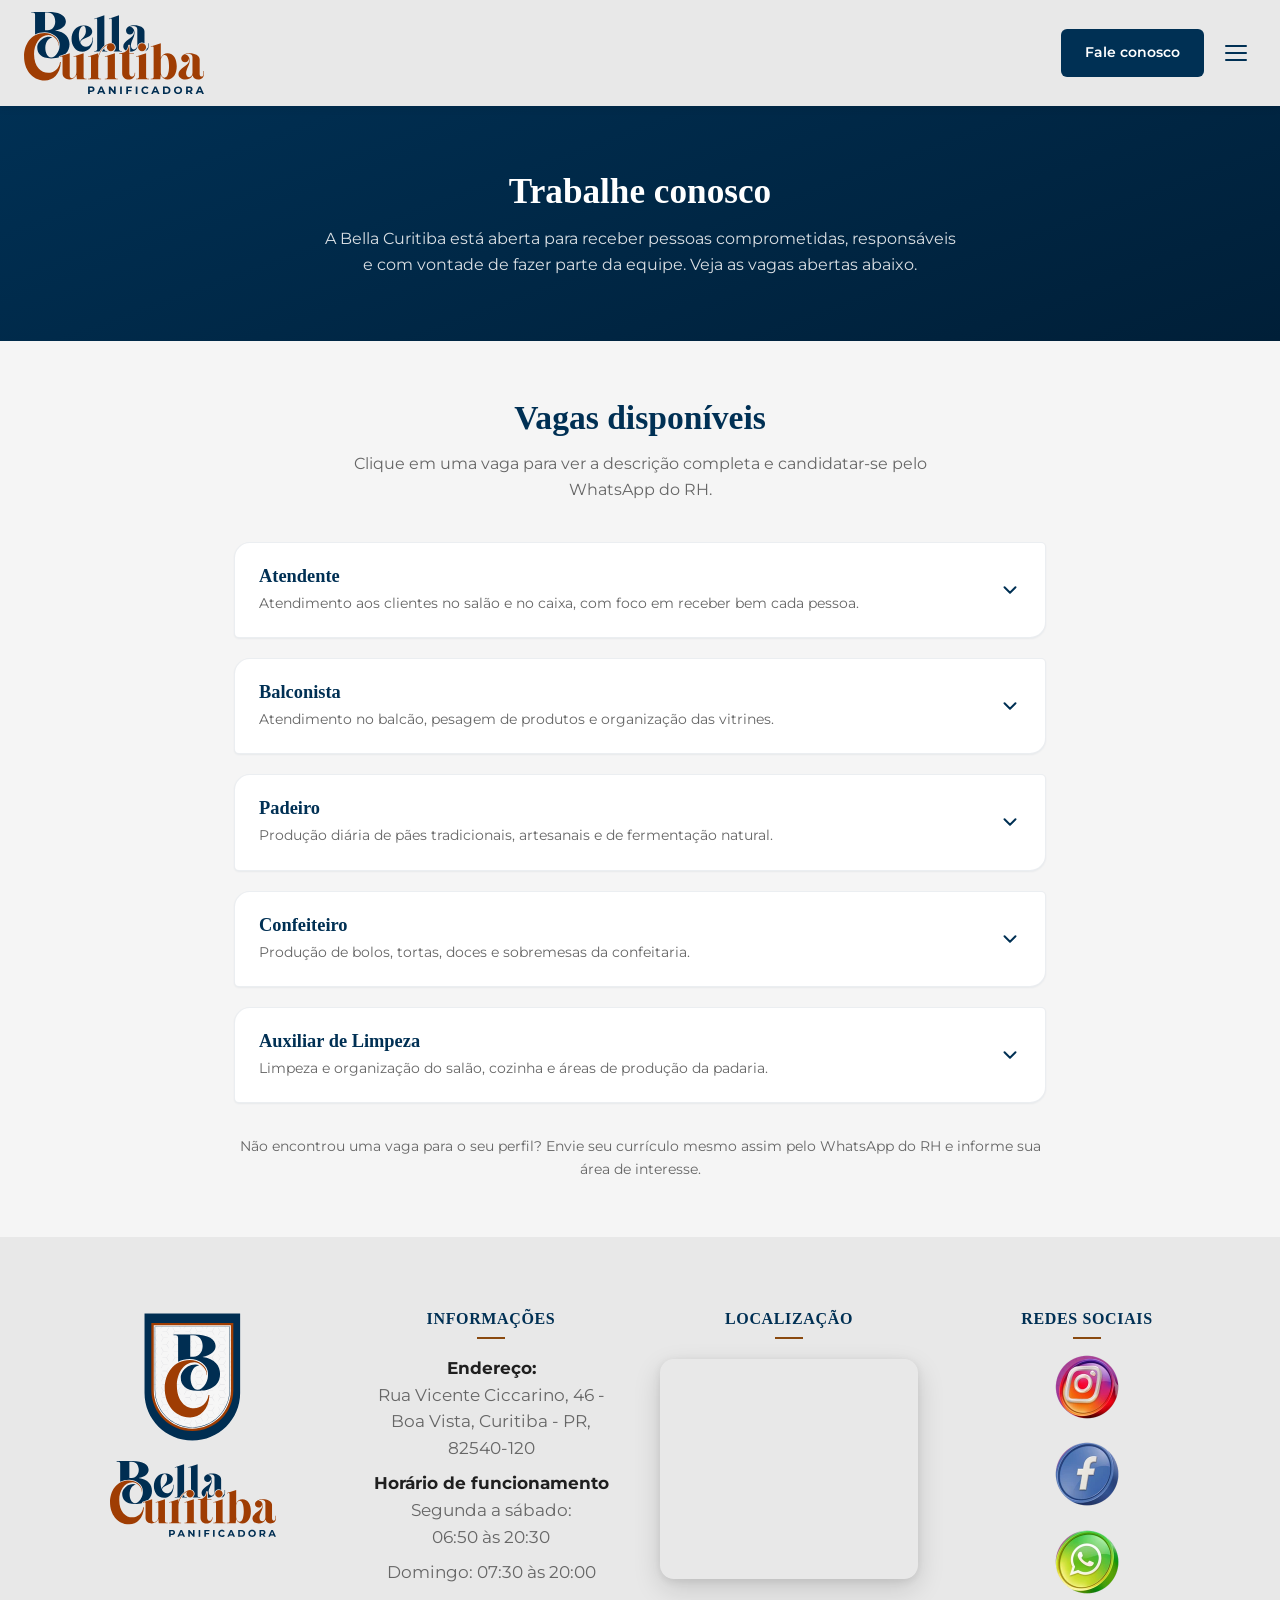
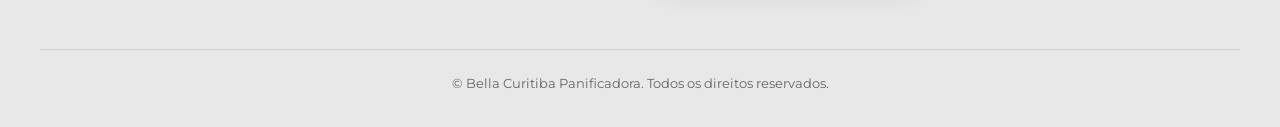
<file: site-bella-curitiba/vagas.html>
<!DOCTYPE html>
<html lang="pt-BR">
<head>
  <meta charset="UTF-8">
  <!-- Google tag (gtag.js): fila criada na hora, biblioteca real so carrega
       depois do load da pagina ou na primeira interacao do usuario (o que
       vier primeiro), pra nao competir por banda com o carregamento inicial -->
<script>
  window.dataLayer = window.dataLayer || [];
  function gtag(){dataLayer.push(arguments);}
  gtag('js', new Date());
  gtag('config', 'G-EP9P122WJ8');

  (function () {
    var carregado = false;
    function carregarGA() {
      if (carregado) return;
      carregado = true;
      var script = document.createElement('script');
      script.async = true;
      script.src = 'https://www.googletagmanager.com/gtag/js?id=G-EP9P122WJ8';
      document.head.appendChild(script);
    }
    var eventosInteracao = ['pointerdown', 'touchstart', 'keydown', 'scroll'];
    eventosInteracao.forEach(function (evento) {
      window.addEventListener(evento, carregarGA, { once: true, passive: true });
    });
    if (document.readyState === 'complete') {
      carregarGA();
    } else {
      window.addEventListener('load', carregarGA, { once: true });
    }
  })();
</script>

  <meta name="viewport" content="width=device-width, initial-scale=1.0">

  <!-- Fonte Montserrat (corpo do texto): preconnect + carregamento assincrono para nao bloquear o render -->
  <link rel="preconnect" href="https://fonts.googleapis.com">
  <link rel="preconnect" href="https://fonts.gstatic.com" crossorigin>
  <link rel="preload" as="style" href="https://fonts.googleapis.com/css2?family=Montserrat:wght@400;600;700&display=swap" onload="this.onload=null;this.rel='stylesheet'">
  <noscript><link rel="stylesheet" href="https://fonts.googleapis.com/css2?family=Montserrat:wght@400;600;700&display=swap"></noscript>

  <title>Vagas de Emprego em Curitiba | Bella Curitiba Panificadora</title>
  <meta name="description" content="Trabalhe na Bella Curitiba Panificadora em Curitiba: vagas de atendente, balconista, padeiro, confeiteiro e mais. Candidate-se pelo WhatsApp do RH.">
  <meta name="robots" content="index, follow">
  <meta name="theme-color" content="#003054">
  <link rel="canonical" href="https://bellacuritibapanificadora.com.br/vagas.html">

  <!-- Open Graph / Facebook / WhatsApp -->
  <meta property="og:type" content="website">
  <meta property="og:locale" content="pt_BR">
  <meta property="og:site_name" content="Bella Curitiba Panificadora">
  <meta property="og:url" content="https://bellacuritibapanificadora.com.br/vagas.html">
  <meta property="og:title" content="Vagas de Emprego em Curitiba | Bella Curitiba Panificadora">
  <meta property="og:description" content="Confira as vagas abertas na Bella Curitiba Panificadora e candidate-se direto pelo WhatsApp do RH.">
  <meta property="og:image" content="https://bellacuritibapanificadora.com.br/assets/images/balcao/balcao-05.JPEG">
  <meta property="og:image:width" content="1400">
  <meta property="og:image:height" content="1050">

  <!-- Twitter Card -->
  <meta name="twitter:card" content="summary_large_image">
  <meta name="twitter:title" content="Vagas de Emprego em Curitiba | Bella Curitiba Panificadora">
  <meta name="twitter:description" content="Confira as vagas abertas na Bella Curitiba Panificadora e candidate-se direto pelo WhatsApp do RH.">
  <meta name="twitter:image" content="https://bellacuritibapanificadora.com.br/assets/images/balcao/balcao-05.JPEG">

  <link rel="icon" href="assets/logos/favicon-bella-curitiba.ico" type="image/x-icon">
  <link rel="apple-touch-icon" href="assets/logos/favicon-bella-curitiba-180x180.png">
  <link rel="icon" type="image/png" sizes="192x192" href="assets/logos/favicon-bella-curitiba-192x192.png">
  <link rel="icon" type="image/png" sizes="32x32" href="assets/logos/favicon-bella-curitiba-32x32.png">
  <link rel="stylesheet" href="style.css?v=20260813-3">
</head>
<body>

  <!-- ===================== HEADER ===================== -->
  <header class="header">
    <div class="header__container">
      <a href="index.html" class="header__logo">
        <img src="assets/logos/logo-principal-bella-curitiba.svg" alt="Bella Curitiba Panificadora">
      </a>

      <nav class="header__nav" id="header-menu">
        <ul class="header__menu">
          <li><a href="index.html">Início</a></li>
          <li><a href="index.html#sobre">Sobre</a></li>
          <li><a href="index.html#producao">Produção Artesanal</a></li>
          <li><a href="index.html#depoimentos">Depoimentos</a></li>
          <li><a href="vagas.html">Trabalhe Conosco</a></li>
          <li><a href="#contato">Contato</a></li>
        </ul>
      </nav>

      <div class="header__actions">
        <a
          href="https://wa.me/554191912039?text=Ol%C3%A1%2C%20vim%20pelo%20site%21"
          class="header__btn"
          target="_blank"
          rel="noopener"
          data-whatsapp="comercial"
          data-local="header-vagas"
        >
          Fale conosco
        </a>

        <!-- Menu mobile: visível apenas abaixo de 768px -->
        <button
          type="button"
          class="header__toggle"
          id="header-toggle"
          aria-expanded="false"
          aria-controls="header-menu"
          aria-label="Abrir menu"
        >
          <span class="header__toggle-bar"></span>
          <span class="header__toggle-bar"></span>
          <span class="header__toggle-bar"></span>
        </button>
      </div>
    </div>
  </header>

  <main>

    <!-- ===================== TOPO DA PÁGINA ===================== -->
    <section class="vagas-hero">
      <div class="vagas-hero__container">
        <h1>Trabalhe conosco</h1>
        <p>
          A Bella Curitiba está aberta para receber pessoas comprometidas, responsáveis e
          com vontade de fazer parte da equipe. Veja as vagas abertas abaixo.
        </p>
      </div>
    </section>

    <!-- ===================== VAGAS ===================== -->
    <section class="vagas">
      <div class="vagas__container">
        <h2 class="reveal">Vagas disponíveis</h2>
        <p class="vagas__subtitle reveal">Clique em uma vaga para ver a descrição completa e candidatar-se pelo WhatsApp do RH.</p>

        <!-- Descrições provisórias: detalhes de cada vaga serão confirmados com Luciano -->
        <div class="vagas__cards reveal--group">

          <article class="vagas__card reveal">
            <button type="button" class="vagas__toggle" aria-expanded="false" aria-controls="vaga-atendente">
              <div class="vagas__info">
                <h3>Atendente</h3>
                <p>Atendimento aos clientes no salão e no caixa, com foco em receber bem cada pessoa.</p>
              </div>
              <svg class="vagas__seta" viewBox="0 0 24 24" fill="none" aria-hidden="true">
                <path d="M6 9l6 6 6-6" stroke="currentColor" stroke-width="2.2" stroke-linecap="round" stroke-linejoin="round"/>
              </svg>
            </button>
            <div class="vagas__detalhe" id="vaga-atendente" hidden>
              <h4>O que você vai fazer</h4>
              <ul>
                <li>Atender os clientes no salão e no caixa com simpatia e agilidade;</li>
                <li>Orientar sobre os produtos da padaria e da confeitaria;</li>
                <li>Organizar e repor as vitrines ao longo do dia;</li>
                <li>Manter o ambiente limpo, organizado e acolhedor.</li>
              </ul>
              <h4>O que esperamos de você</h4>
              <ul>
                <li>Boa comunicação e gostar de lidar com pessoas;</li>
                <li>Proatividade e trabalho em equipe;</li>
                <li>Disponibilidade de horários, incluindo fins de semana;</li>
                <li>Experiência com atendimento é um diferencial.</li>
              </ul>
              <a
  href="https://wa.me/554192082039?text=Ol%C3%A1%21%20Quero%20me%20candidatar%20para%20a%20vaga%20de%20Atendente."
  class="btn btn--primary"
  target="_blank"
  rel="noopener"
  data-whatsapp="rh"
  data-local="card-vaga"
  data-vaga="atendente"
>
  Candidatar-se pelo WhatsApp
</a>
            </div>
          </article>

          <article class="vagas__card reveal">
            <button type="button" class="vagas__toggle" aria-expanded="false" aria-controls="vaga-balconista">
              <div class="vagas__info">
                <h3>Balconista</h3>
                <p>Atendimento no balcão, pesagem de produtos e organização das vitrines.</p>
              </div>
              <svg class="vagas__seta" viewBox="0 0 24 24" fill="none" aria-hidden="true">
                <path d="M6 9l6 6 6-6" stroke="currentColor" stroke-width="2.2" stroke-linecap="round" stroke-linejoin="round"/>
              </svg>
            </button>
            <div class="vagas__detalhe" id="vaga-balconista" hidden>
              <h4>O que você vai fazer</h4>
              <ul>
                <li>Atender os clientes no balcão de padaria e frios;</li>
                <li>Pesar, embalar e fatiar produtos com atenção e higiene;</li>
                <li>Repor produtos e manter o balcão sempre abastecido;</li>
                <li>Cuidar da organização e da limpeza da área de trabalho.</li>
              </ul>
              <h4>O que esperamos de você</h4>
              <ul>
                <li>Agilidade e atenção no atendimento;</li>
                <li>Cuidado com higiene e manuseio de alimentos;</li>
                <li>Disponibilidade de horários, incluindo fins de semana;</li>
                <li>Experiência em padaria ou mercado é um diferencial.</li>
              </ul>
              <a
  href="https://wa.me/554192082039?text=Ol%C3%A1%21%20Quero%20me%20candidatar%20para%20a%20vaga%20de%20Balconista."
  class="btn btn--primary"
  target="_blank"
  rel="noopener"
  data-whatsapp="rh"
  data-local="card-vaga"
  data-vaga="balconista"
>
  Candidatar-se pelo WhatsApp
</a>
            </div>
          </article>

          <article class="vagas__card reveal">
            <button type="button" class="vagas__toggle" aria-expanded="false" aria-controls="vaga-padeiro">
              <div class="vagas__info">
                <h3>Padeiro</h3>
                <p>Produção diária de pães tradicionais, artesanais e de fermentação natural.</p>
              </div>
              <svg class="vagas__seta" viewBox="0 0 24 24" fill="none" aria-hidden="true">
                <path d="M6 9l6 6 6-6" stroke="currentColor" stroke-width="2.2" stroke-linecap="round" stroke-linejoin="round"/>
              </svg>
            </button>
            <div class="vagas__detalhe" id="vaga-padeiro" hidden>
              <h4>O que você vai fazer</h4>
              <ul>
                <li>Produzir pães tradicionais e artesanais diariamente;</li>
                <li>Trabalhar com processos de fermentação natural;</li>
                <li>Controlar fornadas, tempos e qualidade dos produtos;</li>
                <li>Manter a organização e a limpeza da área de produção.</li>
              </ul>
              <h4>O que esperamos de você</h4>
              <ul>
                <li>Experiência em panificação;</li>
                <li>Conhecimento em fermentação natural é um diferencial;</li>
                <li>Disponibilidade para turnos de madrugada e manhã;</li>
                <li>Comprometimento com qualidade e rotina de produção.</li>
              </ul>
              <a
  href="https://wa.me/554192082039?text=Ol%C3%A1%21%20Quero%20me%20candidatar%20para%20a%20vaga%20de%20Padeiro."
  class="btn btn--primary"
  target="_blank"
  rel="noopener"
  data-whatsapp="rh"
  data-local="card-vaga"
  data-vaga="padeiro"
>
  Candidatar-se pelo WhatsApp
</a>
            </div>
          </article>

          <article class="vagas__card reveal">
            <button type="button" class="vagas__toggle" aria-expanded="false" aria-controls="vaga-confeiteiro">
              <div class="vagas__info">
                <h3>Confeiteiro</h3>
                <p>Produção de bolos, tortas, doces e sobremesas da confeitaria.</p>
              </div>
              <svg class="vagas__seta" viewBox="0 0 24 24" fill="none" aria-hidden="true">
                <path d="M6 9l6 6 6-6" stroke="currentColor" stroke-width="2.2" stroke-linecap="round" stroke-linejoin="round"/>
              </svg>
            </button>
            <div class="vagas__detalhe" id="vaga-confeiteiro" hidden>
              <h4>O que você vai fazer</h4>
              <ul>
                <li>Produzir bolos, tortas, doces e sobremesas;</li>
                <li>Montar e finalizar os produtos da vitrine de confeitaria;</li>
                <li>Ajudar na criação de novidades para a vitrine;</li>
                <li>Controlar qualidade, validade e armazenamento dos produtos.</li>
              </ul>
              <h4>O que esperamos de você</h4>
              <ul>
                <li>Experiência em confeitaria;</li>
                <li>Capricho e atenção aos detalhes;</li>
                <li>Organização e cuidado com higiene;</li>
                <li>Disponibilidade de horários, incluindo fins de semana.</li>
              </ul>
              <a
  href="https://wa.me/554192082039?text=Ol%C3%A1%21%20Quero%20me%20candidatar%20para%20a%20vaga%20de%20Confeiteiro."
  class="btn btn--primary"
  target="_blank"
  rel="noopener"
  data-whatsapp="rh"
  data-local="card-vaga"
  data-vaga="confeiteiro"
>
  Candidatar-se pelo WhatsApp
</a>
            </div>
          </article>

          <article class="vagas__card reveal">
            <button type="button" class="vagas__toggle" aria-expanded="false" aria-controls="vaga-auxiliar-limpeza">
              <div class="vagas__info">
                <h3>Auxiliar de Limpeza</h3>
                <p>Limpeza e organização do salão, cozinha e áreas de produção da padaria.</p>
              </div>
              <svg class="vagas__seta" viewBox="0 0 24 24" fill="none" aria-hidden="true">
                <path d="M6 9l6 6 6-6" stroke="currentColor" stroke-width="2.2" stroke-linecap="round" stroke-linejoin="round"/>
              </svg>
            </button>
            <div class="vagas__detalhe" id="vaga-auxiliar-limpeza" hidden>
              <h4>O que você vai fazer</h4>
              <ul>
                <li>Realizar a limpeza do salão, banheiros e áreas comuns;</li>
                <li>Higienizar a cozinha, equipamentos e utensílios da produção;</li>
                <li>Recolher o lixo e manter os ambientes sempre organizados;</li>
                <li>Zelar pelos padrões de higiene exigidos em ambientes alimentícios.</li>
              </ul>
              <h4>O que esperamos de você</h4>
              <ul>
                <li>Responsabilidade e atenção aos detalhes;</li>
                <li>Cuidado com higiene e uso correto de produtos de limpeza;</li>
                <li>Disponibilidade de horários, incluindo fins de semana;</li>
                <li>Experiência com limpeza é um diferencial.</li>
              </ul>
              <a
  href="https://wa.me/554192082039?text=Ol%C3%A1%21%20Quero%20me%20candidatar%20para%20a%20vaga%20de%20Auxiliar%20de%20Limpeza."
  class="btn btn--primary"
  target="_blank"
  rel="noopener"
  data-whatsapp="rh"
  data-local="card-vaga"
  data-vaga="auxiliar-de-limpeza"
>
  Candidatar-se pelo WhatsApp
</a>
            </div>
          </article>

        </div>

        <p class="vagas__obs reveal">Não encontrou uma vaga para o seu perfil? Envie seu currículo mesmo assim pelo WhatsApp do RH e informe sua área de interesse.</p>
      </div>
    </section>

  </main>

  <!-- ===================== FOOTER ===================== -->
  <footer id="contato" class="footer">
    <div class="footer__container reveal--group">

      <div class="footer__bloco footer__marca reveal">
        <img class="footer__marca-brasao" src="assets/logos/logo-brasao-bella-curitiba-transparente.svg" alt="Bella Curitiba Panificadora" width="143" height="137">
        <img class="footer__marca-texto" src="assets/logos/logo-texto-bella-curitiba-colorido.svg" alt="Bella Curitiba Panificadora" width="170" height="80">
      </div>

      <div class="footer__bloco footer__contato reveal">
        <h3>Informações</h3>
        <p><strong>Endereço:</strong> <br> Rua Vicente Ciccarino, 46 - Boa Vista, Curitiba - PR, 82540-120</p>
        <p><strong>Horário de funcionamento</strong> <br> Segunda a sábado: <br> 06:50 às 20:30</p>
        <p>Domingo: 07:30 às 20:00</p>
      </div>

      <div class="footer__bloco footer__localizacao reveal">
        <h3>Localização</h3>
        <div class="footer__mapa">
          <iframe
            src="https://www.google.com/maps?q=Bella%20Curitiba%20Panificadora%2C%20Rua%20Vicente%20Ciccarino%2C%2046%20-%20Boa%20Vista%2C%20Curitiba%20-%20PR%2C%2082540-120&output=embed"
            title="Localização da Bella Curitiba Panificadora no Google Maps"
            loading="lazy"
            referrerpolicy="no-referrer-when-downgrade"
            allowfullscreen>
          </iframe>
        </div>
      </div>

      <div class="footer__bloco footer__redes reveal">
        <h3>Redes sociais</h3>
        <!-- Links de redes sociais serão confirmados antes da publicação -->
        <ul class="footer__redes-list">
          <li>
  <a
    href="https://www.instagram.com/bellacuritibapanificadora/?utm_source=ig_web_button_share_sheet"
    target="_blank"
    rel="noopener noreferrer"
    class="footer__rede-link footer__rede-link--instagram"
    aria-label="Instagram"
    data-rede-social="instagram"
    data-local="footer-vagas"
  >
    <img
      src="assets/logo-botao/botao-instagram-transparente.webp"
      alt=""
      loading="lazy"
      decoding="async"
      width="128"
      height="128"
    >
  </a>
</li>

<li>
  <a
    href="https://www.facebook.com/bellacuritibapanificadora"
    target="_blank"
    rel="noopener noreferrer"
    class="footer__rede-link footer__rede-link--facebook"
    aria-label="Facebook"
    data-rede-social="facebook"
    data-local="footer-vagas"
  >
    <img
      src="assets/logo-botao/botao-facebook-transparente.webp"
      alt=""
      loading="lazy"
      decoding="async"
      width="128"
      height="128"
    >
  </a>
</li>

<li>
  <a
  href="https://wa.me/554191912039?text=Ol%C3%A1%2C%20vim%20pelo%20site%21"
  class="footer__rede-link footer__rede-link--whatsapp"
  target="_blank"
  rel="noopener"
  aria-label="WhatsApp"
  data-whatsapp="comercial"
  data-local="footer-vagas"
>
              <img src="assets/logo-botao/botao-whatsapp-transparente.webp" alt="" loading="lazy" decoding="async" width="128" height="128">
            </a>
          </li>
        </ul>
      </div>

    </div>

    <div class="footer__copy">
      <p>&copy; Bella Curitiba Panificadora. Todos os direitos reservados.</p>
    </div>
  </footer>

  <script src="script.js?v=20260813-1" defer></script>
</body>
</html>
</file>
<file: site-bella-curitiba/style.css>
:root {
  --color-primary: #003054;
  --color-secondary: #89490f;
  --color-white: #ffffff;
  --color-light-gray: #f5f5f5;
  --color-text-dark: #1f1f1f;
  --color-text-muted: #666666;

  --font-title: Georgia, "Times New Roman", serif;
  --font-body: "Montserrat", Arial, sans-serif;

  /* Tons derivados */
  --color-primary-dark: #001f38;
  --color-primary-light: #0a4a76;
  --color-secondary-dark: #6b380c;

  /* Escala tipografica: consolida os tamanhos quase-duplicados que existiam
     espalhados pelo arquivo (ex.: 0.9rem/0.92rem, 1.05rem/1.06rem) em tokens
     unicos, sem mudar a hierarquia visual atual */
  --fs-xs: 0.85rem;
  --fs-sm: 0.9rem;
  --fs-base: 1rem;
  --fs-md: 1.05rem;
  --fs-lg: 1.18rem;
  --fs-xl: 1.27rem;
  --fs-2xl: 2.1rem;

  /* Layout */
  --container-width: 1200px;
  --container-padding: 24px;
  /* O header (logo + 6 links + botao) precisa de mais espaco que o
     container de 1200px usado pelo resto do site pra caber sem apertar
     (ver calculo no comentario do breakpoint do menu, mais abaixo) */
  --header-max-width: 1360px;
  --section-padding: 56px 0;
  --section-padding-mobile: 56px 0;

  /* Estilo */
  --radius-sm: 6px;
  --radius-md: 10px;
  --radius-lg: 16px;
  --shadow-sm: 0 2px 8px rgba(0, 0, 0, 0.08);
  --shadow-md: 0 6px 20px rgba(0, 0, 0, 0.10);
  --transition-base: 0.25s ease;
}

/* ===================== RESET BÁSICO ===================== */
*,
*::before,
*::after {
  box-sizing: border-box;
}

html {
  scroll-behavior: smooth;
  scroll-padding-top: 90px;
}

body,
h1, h2, h3, h4,
p, ul, li,
figure {
  margin: 0;
  padding: 0;
}

ul {
  list-style: none;
}

a {
  color: inherit;
  text-decoration: none;
}

img,
video {
  display: block;
  max-width: 100%;
  height: auto;
}

button {
  font: inherit;
  cursor: pointer;
  border: none;
  background: none;
}

/* ===================== BODY / TIPOGRAFIA GERAL ===================== */
body {
  font-family: var(--font-body);
  color: var(--color-text-dark);
  background-color: var(--color-white);
  line-height: 1.6;
  -webkit-font-smoothing: antialiased;
}

h1, h2, h3, h4 {
  font-family: var(--font-title);
  color: var(--color-primary);
  line-height: 1.25;
  font-weight: 700;
}

h2 {
  font-size: var(--fs-2xl);
  margin-bottom: 12px;
}

h3 {
  font-size: 1.25rem;
  margin-bottom: 8px;
}

p {
  color: var(--color-text-muted);
}

.container {
  width: 100%;
  max-width: var(--container-width);
  margin: 0 auto;
  padding: 0 var(--container-padding);
}

/* Título de seção centralizado (padrão institucional) */
section > .container > h2,
section h2:first-child {
  text-align: center;
}

/* ===================== BOTÕES ===================== */
.btn {
  display: inline-block;
  padding: 14px 30px;
  border-radius: var(--radius-sm);
  font-family: var(--font-body);
  font-weight: 600;
  font-size: 0.95rem;
  letter-spacing: 0.02em;
  text-align: center;
  transition: background-color var(--transition-base), color var(--transition-base), transform var(--transition-base), border-color var(--transition-base);
}

.btn:focus-visible {
  outline: 2px solid var(--color-secondary);
  outline-offset: 3px;
}

.btn--primary {
  background-color: var(--color-primary);
  color: var(--color-white);
  border: 2px solid var(--color-primary);
}

.btn--primary:hover {
  background-color: var(--color-primary-dark);
  border-color: var(--color-primary-dark);
}

/* Botão do WhatsApp no hero: fundo navy translucido (identidade da Bella)
   com borda e icone no verde do WhatsApp — mantem o botao reconhecivel
   como WhatsApp sem depender do verde inteiro pra isso. No hover o verde
   assume o fundo, reforcando a acao no toque/clique. */
.btn--whatsapp {
  display: inline-flex;
  align-items: center;
  justify-content: center;
  gap: 10px;
  background-color: rgba(37, 211, 102, 0.22);
  color: var(--color-white);
  border: 2px solid #25d366;
  cursor: pointer;
  transition: background-color 0.35s ease, color 0.35s ease, border-color 0.35s ease;
}

/* Mouse em cima (desktop) ou toque (mobile): assume o verde do WhatsApp
   por inteiro, com texto/icone escuros pra manter contraste alto */
.btn--whatsapp:hover,
.btn--whatsapp:active {
  background-color: #25d366;
  border-color: #25d366;
  color: var(--color-primary-dark);
}

.btn--whatsapp:hover .btn__icone-whats,
.btn--whatsapp:active .btn__icone-whats {
  fill: var(--color-primary-dark);
}

.btn__icone-whats {
  width: 20px;
  height: 20px;
  flex-shrink: 0;
  fill: #25d366;
  transition: fill 0.35s ease;
}

/* Borda um pouco mais suave que o branco cheio do WhatsApp ao lado dela:
   reforça que essa é a ação secundária do hero, não a principal */
.btn--secondary {
  background-color: transparent;
  color: var(--color-white);
  border: 2px solid rgba(255, 255, 255, 0.7);
}

.btn--secondary:hover {
  background-color: var(--color-white);
  border-color: var(--color-white);
  color: var(--color-primary);
}

/* Botão secundário fora do hero (fundo claro) */
.footer .btn--secondary {
  color: var(--color-white);
  border-color: var(--color-secondary);
  background-color: var(--color-secondary);
}

.footer .btn--secondary:hover {
  background-color: var(--color-secondary-dark);
  border-color: var(--color-secondary-dark);
}

/* ===================== HEADER ===================== */
.header {
  position: sticky;
  top: 0;
  z-index: 1000;
  background-color: #e8e8e8; /* --color-light-gray ~5% mais escuro */
  box-shadow: var(--shadow-sm);
}

.header__container {
  max-width: var(--header-max-width);
  margin: 0 auto;
  padding: 12px var(--container-padding);
  display: flex;
  align-items: center;
  justify-content: space-between;
  gap: 24px;
}

/*
  logo-principal-bella-curitiba.svg tem um canvas quadrado, mas o conteúdo
  visível ocupa só uma faixa central (~72,6% da largura, ~33,1% da altura).
  O bloco abaixo recorta essa margem transparente para a logo ficar legível
  sem inflar a altura do header.
*/
.header__logo {
  display: block;
  width: 180px;
  height: 82px;
  overflow: hidden;
  position: relative;
}

.header__logo img {
  position: absolute;
  width: 248px;
  height: 248px;
  max-width: none;
  left: -34px;
  top: -83px;
}

.header__nav {
  flex: 1;
  display: flex;
  justify-content: center;
}

.header__menu {
  display: flex;
  align-items: center;
  gap: 28px;
}

.header__menu a {
  font-family: var(--font-body);
  font-size: var(--fs-md);
  font-weight: 600;
  color: var(--color-primary);
  padding: 6px 2px;
  border-bottom: 2px solid transparent;
  transition: border-color var(--transition-base), color var(--transition-base);
  white-space: nowrap;
}

.header__menu a:hover {
  border-bottom-color: var(--color-secondary);
  color: var(--color-secondary);
}

.header__btn {
  display: inline-block;
  padding: 12px 24px;
  border-radius: var(--radius-sm);
  background-color: var(--color-primary);
  color: var(--color-white);
  font-weight: 600;
  font-size: var(--fs-sm);
  white-space: nowrap;
  transition: background-color var(--transition-base);
}

.header__btn:hover {
  background-color: var(--color-secondary);
}

.header__btn:focus-visible {
  outline: 2px solid var(--color-secondary);
  outline-offset: 2px;
}

/* Botão "Trabalhe conosco": só aparece no mobile, no lugar do "Fale conosco" */
.header__btn--trabalhe {
  display: none;
}

/* Agrupa os CTAs do header com o botão de menu mobile, para os dois
   ficarem juntos do lado direito (mesmo comportamento de space-between) */
.header__actions {
  display: flex;
  align-items: center;
  gap: 12px;
}

/* Botão hamburguer: só existe visualmente abaixo de 768px */
.header__toggle {
  display: none;
  flex-direction: column;
  justify-content: center;
  align-items: center;
  gap: 5px;
  width: 40px;
  height: 40px;
  flex-shrink: 0;
  border-radius: var(--radius-sm);
  background: none;
  border: 0;
  cursor: pointer;
}

.header__toggle-bar {
  display: block;
  width: 22px;
  height: 2px;
  background-color: var(--color-primary);
  border-radius: 2px;
  transition: transform var(--transition-base), opacity var(--transition-base);
}

.header__toggle:focus-visible {
  outline: 2px solid var(--color-primary);
  outline-offset: 2px;
}

/* Transforma as 3 barras em "X" quando o menu está aberto */
.header__toggle.is-open .header__toggle-bar:nth-child(1) {
  transform: translateY(7px) rotate(45deg);
}

.header__toggle.is-open .header__toggle-bar:nth-child(2) {
  opacity: 0;
}

.header__toggle.is-open .header__toggle-bar:nth-child(3) {
  transform: translateY(-7px) rotate(-45deg);
}

/* ===================== HERO ===================== */
.hero {
  position: relative;
  min-height: 84vh;
  display: flex;
  align-items: center;
  justify-content: center;
  overflow: hidden;
  background-color: var(--color-primary);
}

/* O <picture> em volta do .hero__bg nao deve virar uma caixa de flex item:
   display:contents remove a caixa do <picture> e deixa o <img> (absolute)
   se comportar exatamente como antes, direto filho do .hero (flex) */
.hero picture {
  display: contents;
}

.hero__bg {
  position: absolute;
  inset: 0;
  width: 100%;
  height: 100%;
  object-fit: cover;
}

/* Mascara mais leve que a original: deixa os paes da foto mais visiveis.
   O contraste do texto passa a contar tambem com text-shadow (abaixo),
   entao a mascara nao precisa carregar sozinha toda a legibilidade. */
.hero__overlay {
  position: absolute;
  inset: 0;
  background: linear-gradient(
    rgba(0, 0, 0, 0.6),
    rgba(0, 0, 0, 0.36),
    rgba(0, 0, 0, 0.62)
  );
}

.hero__content {
  position: relative;
  z-index: 2;
  max-width: 780px;
  margin: 0 auto;
  padding: 64px var(--container-padding);
  text-align: center;
  color: var(--color-white);
}

.hero__logo {
  width: 364px;
  aspect-ratio: 397.462 / 156.063;
  margin: 0 auto 36px;
}

.hero__logo img {
  display: block;
  width: 100%;
  height: 100%;
  object-fit: contain;
}

/* Sombra de apoio para o texto continuar legivel com a mascara mais leve
   (antes so o mobile tinha isso; agora o desktop tambem ganha uma versao
   discreta, e o mobile mantem a sua, mais forte, la na media query) */
.hero__headline,
.hero__subtitle,
.hero__horario,
.hero__horario-titulo {
  text-shadow: 0 1px 3px rgba(0, 0, 0, 0.55), 0 3px 14px rgba(0, 0, 0, 0.35);
}

.hero__headline {
  font-family: var(--font-title);
  font-size: 2.6rem;
  color: var(--color-white);
  line-height: 1.25;
  margin-bottom: 20px;
}

.hero__subtitle {
  font-family: var(--font-body);
  font-size: var(--fs-xl);
  font-weight: 600;
  line-height: 1.5;
  color: rgba(255, 255, 255, 0.88);
  margin-bottom: 26px;
}

/* ===== Prova social: nota do Google acima da dobra ===== */
.hero__prova-social {
  display: inline-flex;
  align-items: center;
  gap: 10px;
  margin: 0 0 26px;
  padding: 8px 18px;
  border-radius: 999px;
  background-color: rgba(137, 73, 15, 0.24);
  border: 1px solid rgba(255, 255, 255, 0.3);
}

.hero__prova-social-estrelas {
  position: relative;
  display: inline-block;
  font-size: var(--fs-sm);
  line-height: 1;
  letter-spacing: 2px;
}

.hero__prova-social-estrelas-base,
.hero__prova-social-estrelas-preenchidas {
  display: block;
  white-space: nowrap;
}

.hero__prova-social-estrelas-base {
  color: rgba(255, 255, 255, 0.4);
}

/* 4,4 de 5 = 88% preenchido; a camada de cima é recortada nessa largura
   por cima da mesma sequencia de estrelas em cinza, por baixo */
.hero__prova-social-estrelas-preenchidas {
  position: absolute;
  inset: 0;
  width: 88%;
  overflow: hidden;
  color: #f5b400;
}

.hero__prova-social-texto {
  font-family: var(--font-body);
  font-size: var(--fs-sm);
  font-weight: 600;
  color: rgba(255, 255, 255, 0.95);
}

.hero__prova-social-texto strong {
  color: var(--color-white);
  font-weight: 700;
}

.hero__horario {
  font-family: var(--font-body);
  font-size: var(--fs-md);
  font-weight: 600;
  line-height: 1.65;
  color: rgba(255, 255, 255, 0.92);
  margin-bottom: 40px;
}

.hero__horario-titulo {
  display: block;
  font-size: var(--fs-xs);
  font-weight: 700;
  letter-spacing: 0.08em;
  text-transform: uppercase;
  color: rgba(255, 255, 255, 0.75);
  margin-bottom: 8px;
}

.hero__buttons {
  display: flex;
  align-items: center;
  justify-content: center;
  gap: 16px;
  flex-wrap: wrap;
}

/* ===================== SOBRE ===================== */
.sobre {
  padding: var(--section-padding);
  background-color: var(--color-white);
}

.sobre__container {
  max-width: var(--container-width);
  margin: 0 auto;
  padding: 0 var(--container-padding);
  display: grid;
  grid-template-columns: 1fr 1fr;
  gap: 64px;
  align-items: center;
}

.sobre__texto h2 {
  text-align: left;
}

.sobre__texto p {
  font-size: var(--fs-lg);
  line-height: 1.75;
  margin-bottom: 16px;
}

.sobre__texto p em {
  color: var(--color-text-muted);
  font-style: italic;
}

.sobre__destaques {
  display: grid;
  grid-template-columns: repeat(2, minmax(0, 290px));
  justify-content: center;
  gap: 32px;
  margin-top: 44px;
}

.sobre__item {
  border-top: 3px solid var(--color-secondary);
  padding-top: 16px;
  text-align: center;
}

.sobre__item h3 {
  font-size: 1.25rem;
  color: var(--color-primary);
}

.sobre__item p {
  font-size: var(--fs-md);
  line-height: 1.6;
}

.sobre__imagem img {
  display: block;
  width: 77%;
  margin: 0 auto;
  aspect-ratio: 4 / 5;
  object-fit: cover;
  border-radius: var(--radius-lg);
  border: 6px solid var(--color-white);
  /* Sombra direcional em navy, "apoiada" embaixo da foto em vez de um
     halo uniforme nos 4 lados */
  box-shadow: 0 20px 40px -14px rgba(0, 48, 84, 0.3);
  background-color: var(--color-light-gray);
}

/* ===================== PRODUÇÃO ARTESANAL ===================== */
.producao {
  padding: var(--section-padding);
  background-color: var(--color-light-gray);
}

/* Container mais largo que o padrão: os 4 cards lado a lado
   ocupam quase toda a tela para dar destaque às fotos */
.producao__container {
  max-width: 1760px;
  margin: 0 auto;
  padding: 0 var(--container-padding);
  text-align: center;
}

.producao__subtitle {
  max-width: 620px;
  margin: 0 auto 48px;
}

.producao__cards {
  display: grid;
  grid-template-columns: repeat(4, 1fr);
  gap: 24px;
  text-align: left;
}

/* Com 4 colunas, telas menores que ~1200px deixam os cards apertados */
@media (max-width: 1200px) {
  .producao__cards {
    grid-template-columns: repeat(2, 1fr);
  }
}

/* Cantos com um corte diagonal sutil (16px/5px) em vez do raio uniforme
   de "card de SaaS" — mesma assinatura usada nos depoimentos e nas vagas */
.producao__card {
  background-color: var(--color-white);
  border: 1px solid rgba(0, 48, 84, 0.08);
  border-radius: 16px 5px 16px 5px;
  box-shadow: 0 1px 2px rgba(0, 48, 84, 0.06);
  overflow: hidden;
  transition: transform var(--transition-base), box-shadow var(--transition-base), border-color var(--transition-base);
}

.producao__card:hover {
  transform: translateY(-3px);
  box-shadow: 0 10px 24px rgba(0, 48, 84, 0.12);
  border-color: rgba(137, 73, 15, 0.35);
}

/* Carrossel de fotos dentro dos cards */
.card-carrossel {
  position: relative;
  overflow: hidden;
  /* Foto quadrada: mostra a base com a marca nas fotos verticais dos pães
     (e reserva o espaço mesmo com o carrossel ainda sem imagens) */
  aspect-ratio: 1 / 1;
  background-color: var(--color-light-gray);
}

/* Sem fotos: esconde setas e bolinhas (controlado pelo script.js) */
.card-carrossel--vazio .card-carrossel__arrow,
.card-carrossel--vazio .card-carrossel__dots {
  display: none;
}

.card-carrossel__track {
  display: flex;
  transition: transform 0.4s ease;
  touch-action: pan-y;
}

.card-carrossel__track img {
  flex: 0 0 100%;
  width: 100%;
  aspect-ratio: 1 / 1;
  object-fit: cover;
  /* Fotos horizontais (vitrines do balcão e da confeitaria): recorte
     centralizado nos dois eixos dentro do card quadrado */
  object-position: center center;
  background-color: var(--color-light-gray);
  user-select: none;
  -webkit-user-drag: none;
}

/* Fotos verticais com a base da marca Bella Curitiba: recorte ancorado
   perto do rodapé (80%), mantendo a base escrita visível e o conjunto
   pão + tabuleiro centralizado no card */
.card-carrossel__img--base {
  object-position: center 80%;
}

/* Ajuste fino de enquadramento: desloca a foto 30% para a direita
   (o recorte passa a mostrar mais o lado esquerdo da imagem) */
.card-carrossel__img--direita {
  object-position: 20% center;
}

/* Recorte colado na borda esquerda da foto: mostra só as prateleiras de
   produtos, cortando a porta de vidro que aparece à direita */
.card-carrossel__img--inicio {
  object-position: left center;
}

/* Recorte cravado no rodapé da foto (20% acima da âncora --base):
   sobe a imagem para a base da marca aparecer inteira */
.card-carrossel__img--rodape {
  object-position: center bottom;
}

/* Pão rústico (foto com fundo estendido): âncora calibrada para caber
   o pão inteiro e a escrita da marca no mesmo enquadramento */
.card-carrossel__img--pao-rustico {
  object-position: center 57%;
}

/* Foto dos bolos gelados: desloca a imagem 15% para baixo no quadro
   (o recorte sobe e passa a mostrar mais o topo da foto) */
.card-carrossel__img--bolos {
  object-position: center 35%;
}

.card-carrossel__arrow {
  position: absolute;
  top: 50%;
  transform: translateY(-50%);
  width: 40px;
  height: 40px;
  border-radius: 50%;
  background-color: rgba(255, 255, 255, 0.88);
  border: 1px solid rgba(0, 48, 84, 0.15);
  color: var(--color-primary);
  box-shadow: 0 2px 6px rgba(0, 0, 0, 0.14);
  display: flex;
  align-items: center;
  justify-content: center;
  opacity: 0;
  transition: opacity var(--transition-base), background-color var(--transition-base), border-color var(--transition-base), color var(--transition-base);
}

.card-carrossel__arrow svg {
  width: 18px;
  height: 18px;
}

.card-carrossel__arrow:focus-visible {
  outline: 2px solid var(--color-secondary);
  outline-offset: 2px;
}

.card-carrossel__arrow--prev {
  left: 10px;
}

.card-carrossel__arrow--prev svg {
  transform: rotate(180deg);
}

.card-carrossel__arrow--next {
  right: 10px;
}

.producao__card:hover .card-carrossel__arrow,
.ambiente__galeria .card-carrossel:hover .card-carrossel__arrow,
.card-carrossel__arrow:focus-visible {
  opacity: 1;
}

@media (hover: none) {
  .card-carrossel__arrow {
    opacity: 1;
  }
}

.card-carrossel__arrow:hover {
  background-color: var(--color-primary);
  border-color: var(--color-primary);
  color: var(--color-white);
}

.card-carrossel__dots {
  position: absolute;
  bottom: 10px;
  left: 50%;
  transform: translateX(-50%);
  display: flex;
}

/* O botao em si e a area de toque (24x24, sem gap: encostados um no outro
   nao ha sobreposicao); a bolinha visivel pequena fica no ::before */
.card-carrossel__dot {
  position: relative;
  width: 24px;
  height: 24px;
  padding: 0;
}

.card-carrossel__dot::before {
  content: "";
  position: absolute;
  top: 50%;
  left: 50%;
  width: 9px;
  height: 9px;
  border-radius: 50%;
  background-color: rgba(255, 255, 255, 0.55);
  transform: translate(-50%, -50%);
  transition: background-color var(--transition-base), transform var(--transition-base);
}

.card-carrossel__dot--active::before {
  background-color: var(--color-white);
  transform: translate(-50%, -50%) scale(1.25);
}

.producao__card h3,
.producao__card p {
  padding: 0 20px;
}

.producao__card h3 {
  margin-top: 18px;
}

.producao__card p {
  padding-bottom: 20px;
  font-size: var(--fs-sm);
}

/* ===================== AMBIENTE ===================== */
.ambiente {
  padding: var(--section-padding);
  background-color: var(--color-white);
}

/* Mesma largura do container da produção artesanal, para as duas
   grades de cards ficarem com o mesmo tamanho e alinhamento na tela */
.ambiente__container {
  max-width: 1760px;
  margin: 0 auto;
  padding: 0 var(--container-padding);
  text-align: center;
}

.ambiente__container > p {
  max-width: 620px;
  margin: 0 auto 40px;
}

/* 3 cards largos (formato 4:3) para as fotos horizontais do ambiente */
.ambiente__galeria {
  display: grid;
  grid-template-columns: repeat(3, 1fr);
  gap: 24px;
}

@media (max-width: 1200px) {
  .ambiente__galeria {
    grid-template-columns: repeat(2, 1fr);
  }

  /* Com 3 cards em 2 colunas, o último ocupa a linha inteira
     em formato panorâmico para não sobrar um vão na grade */
  .ambiente__galeria > :last-child {
    grid-column: 1 / -1;
    aspect-ratio: 16 / 9;
  }

  .ambiente__galeria > :last-child img {
    aspect-ratio: 16 / 9;
  }
}

.ambiente__galeria img {
  width: 100%;
  /* Formato 4:3: cards mais largos mostram mais das fotos horizontais */
  aspect-ratio: 4 / 3;
  object-fit: cover;
  border-radius: var(--radius-md);
  border: 1px solid rgba(0, 48, 84, 0.08);
  background-color: var(--color-white);
  /* Sombra direcional (navy) em vez do shadow-sm generico: sensacao de
     foto apoiada, nao de card flutuando */
  box-shadow: 0 8px 20px -8px rgba(0, 48, 84, 0.22);
}

/* Foto do letreiro em relevo: enquadra o letreiro no centro
   (por classe, e não por posição, porque o loop do carrossel usa clones) */
.ambiente__galeria .ambiente__foto-letreiro {
  object-position: center 20%;
}

/* Fotos do interior (16:9 num card 4:3): a altura já preenche o quadro,
   então o deslocamento pra cima é feito com zoom de 15% + translate,
   mostrando mais o piso e as gôndolas e cortando o teto */
.ambiente__galeria .ambiente__foto-interna {
  transform: translateY(-6.5%) scale(1.15);
}

/* Carrosséis da galeria: mesmo formato 4:3 das demais fotos */
.ambiente__galeria .card-carrossel {
  aspect-ratio: 4 / 3;
  border-radius: var(--radius-md);
  border: 1px solid rgba(0, 48, 84, 0.08);
  box-shadow: 0 8px 20px -8px rgba(0, 48, 84, 0.22);
}

.ambiente__galeria .card-carrossel img {
  aspect-ratio: 4 / 3;
  /* O arredondamento e a sombra ficam no container do carrossel */
  border-radius: 0;
  box-shadow: none;
}

/* ===================== DEPOIMENTOS ===================== */
.depoimentos {
  padding: var(--section-padding);
  background-color: var(--color-white);
}

.depoimentos__container {
  max-width: var(--container-width);
  margin: 0 auto;
  padding: 0 var(--container-padding);
  text-align: center;
}

.depoimentos__subtitle {
  max-width: 620px;
  margin: 0 auto 48px;
}

.depoimentos__carousel {
  overflow: hidden;
  padding: 14px 0;
  margin: -14px 0;
}

.depoimentos__track {
  display: flex;
  transition: transform 0.4s ease;
  touch-action: pan-y;
}

.depoimentos__slide {
  flex: 0 0 100%;
  display: grid;
  grid-template-columns: repeat(3, 1fr);
  gap: 24px;
  align-items: stretch;
  text-align: left;
}

/* Fundo em tom pergaminho (nao branco puro, ja que a secao em volta e
   branca) + mesma assinatura de canto em corte diagonal dos outros cards */
.depoimentos__card {
  position: relative;
  overflow: hidden;
  display: flex;
  flex-direction: column;
  background-color: #f7f2ec;
  border: 1px solid rgba(0, 48, 84, 0.08);
  border-radius: 16px 5px 16px 5px;
  box-shadow: 0 1px 2px rgba(0, 48, 84, 0.06);
  padding: 24px 22px;
  text-decoration: none;
  transition: transform var(--transition-base), box-shadow var(--transition-base), border-color var(--transition-base);
}

/* Marca d'água do Google Maps no fundo do card */
.depoimentos__card::before {
  content: "";
  position: absolute;
  inset: 0;
  background: url("./assets/logo-botao/logo-google-maps.webp") no-repeat center / contain;
  opacity: 0.12;
  pointer-events: none;
  z-index: 0;
}

/* Aspas decorativas discretas (mesma fonte dos títulos), reforçando o
   card como uma citação em vez de um comentário genérico */
.depoimentos__card::after {
  content: "\201C";
  position: absolute;
  top: 2px;
  right: 16px;
  font-family: var(--font-title);
  font-size: 3rem;
  line-height: 1;
  color: var(--color-secondary);
  opacity: 0.15;
  pointer-events: none;
  z-index: 0;
}

.depoimentos__card > * {
  position: relative;
  z-index: 1;
}

.depoimentos__card:hover {
  transform: translateY(-3px);
  box-shadow: 0 10px 24px rgba(0, 48, 84, 0.12);
  border-color: var(--color-secondary);
}

.depoimentos__texto {
  font-style: italic;
  color: var(--color-text-dark);
  font-size: var(--fs-sm);
}

/* Divisor delicado separando a "assinatura" (foto + nome + nota) da
   citação, no lugar de deixar tudo solto no mesmo bloco */
.depoimentos__meta {
  padding-bottom: 14px;
  margin-bottom: 14px;
  display: flex;
  align-items: center;
  gap: 12px;
  border-bottom: 1px solid rgba(137, 73, 15, 0.18);
}

.depoimentos__avatar {
  width: 40px;
  height: 40px;
  border-radius: 50%;
  object-fit: cover;
  flex-shrink: 0;
  border: 2px solid var(--color-white);
  box-shadow: 0 0 0 1px rgba(0, 48, 84, 0.14);
}

.depoimentos__autor-bloco {
  display: flex;
  flex-direction: column;
  gap: 5px;
}

.depoimentos__autor {
  font-weight: 600;
  color: var(--color-primary);
  font-size: var(--fs-sm);
}

/* Estrelas em SVG (no lugar dos caracteres ★ em Unicode): tamanho e
   alinhamento controlados com precisao, mesmo dourado de sempre pra
   continuar imediatamente reconhecivel como avaliacao */
.depoimentos__nota {
  display: flex;
  align-items: center;
  gap: 2px;
  color: #f5b400;
}

.depoimentos__estrela {
  width: 14px;
  height: 14px;
  fill: currentColor;
  flex-shrink: 0;
}

.depoimentos__nav {
  display: flex;
  align-items: center;
  justify-content: center;
  gap: 24px;
  margin-top: 36px;
}

.depoimentos__arrow {
  width: 44px;
  height: 44px;
  border-radius: 50%;
  background-color: var(--color-white);
  border: 1px solid rgba(0, 48, 84, 0.12);
  color: var(--color-primary);
  box-shadow: 0 2px 10px rgba(0, 48, 84, 0.1);
  display: flex;
  align-items: center;
  justify-content: center;
  flex-shrink: 0;
  transition: background-color var(--transition-base), color var(--transition-base), border-color var(--transition-base), box-shadow var(--transition-base);
}

.depoimentos__arrow svg {
  width: 20px;
  height: 20px;
}

.depoimentos__arrow--prev svg {
  transform: rotate(180deg);
}

/* Sem scale no hover (evita movimento chamativo): o feedback vem da cor
   e de uma sombra um pouco mais profunda */
.depoimentos__arrow:hover {
  background-color: var(--color-primary);
  border-color: var(--color-primary);
  color: var(--color-white);
  box-shadow: 0 4px 14px rgba(0, 48, 84, 0.22);
}

.depoimentos__arrow:focus-visible {
  outline: 2px solid var(--color-secondary);
  outline-offset: 2px;
}

.depoimentos__dots {
  display: flex;
  align-items: center;
}

/* O botao em si e a area de toque (24x24, sem gap: encostados um no outro
   nao ha sobreposicao); a bolinha visivel pequena fica no ::before */
.depoimentos__dot {
  position: relative;
  width: 24px;
  height: 24px;
  padding: 0;
}

.depoimentos__dot::before {
  content: "";
  position: absolute;
  top: 50%;
  left: 50%;
  width: 9px;
  height: 9px;
  border-radius: 50%;
  background-color: var(--color-light-gray);
  border: 1px solid var(--color-secondary);
  transform: translate(-50%, -50%);
  transition: background-color var(--transition-base), transform var(--transition-base);
}

.depoimentos__dot--active::before {
  background-color: var(--color-secondary);
  transform: translate(-50%, -50%) scale(1.2);
}

/* ===================== TRABALHE CONOSCO ===================== */
.trabalhe-conosco {
  padding: var(--section-padding);
  background-color: var(--color-primary);
  background-image: linear-gradient(160deg, var(--color-primary) 0%, var(--color-primary-dark) 100%);
}

.trabalhe-conosco__container {
  max-width: 680px;
  margin: 0 auto;
  padding: 0 var(--container-padding);
  text-align: center;
}

.trabalhe-conosco h2 {
  color: var(--color-white);
}

.trabalhe-conosco p {
  color: rgba(255, 255, 255, 0.85);
  margin-bottom: 14px;
}

.trabalhe-conosco__status {
  font-size: var(--fs-xs);
  font-style: italic;
  color: rgba(255, 255, 255, 0.6);
  margin-bottom: 28px;
}

.trabalhe-conosco .btn--primary {
  background-color: var(--color-secondary);
  border-color: var(--color-secondary);
}

.trabalhe-conosco .btn--primary:hover {
  background-color: var(--color-secondary-dark);
  border-color: var(--color-secondary-dark);
}

/* ===================== PÁGINA DE VAGAS ===================== */
.vagas-hero {
  padding: 64px 0;
  background-color: var(--color-primary);
  background-image: linear-gradient(160deg, var(--color-primary) 0%, var(--color-primary-dark) 100%);
  text-align: center;
}

.vagas-hero__container {
  max-width: 680px;
  margin: 0 auto;
  padding: 0 var(--container-padding);
}

.vagas-hero h1 {
  font-family: var(--font-title);
  font-size: 2.2rem;
  color: var(--color-white);
  margin-bottom: 12px;
}

.vagas-hero p {
  color: rgba(255, 255, 255, 0.85);
}

.vagas {
  padding: var(--section-padding);
  background-color: var(--color-light-gray);
}

.vagas__container {
  max-width: 860px;
  margin: 0 auto;
  padding: 0 var(--container-padding);
}

.vagas__subtitle {
  text-align: center;
  max-width: 620px;
  margin: 0 auto 40px;
}

.vagas__cards {
  display: grid;
  gap: 20px;
}

/* Mesma assinatura de canto em corte diagonal dos cards da home, pra
   vagas.html continuar visualmente parte do mesmo site */
.vagas__card {
  background-color: var(--color-white);
  border: 1px solid rgba(0, 48, 84, 0.08);
  border-radius: 16px 5px 16px 5px;
  box-shadow: 0 1px 2px rgba(0, 48, 84, 0.06);
  overflow: hidden;
  transition: box-shadow var(--transition-base), border-color var(--transition-base);
}

.vagas__card:hover {
  box-shadow: 0 10px 24px rgba(0, 48, 84, 0.12);
  border-color: var(--color-secondary);
}

.vagas__toggle {
  width: 100%;
  display: flex;
  align-items: center;
  justify-content: space-between;
  gap: 16px;
  padding: 22px 24px;
  background: none;
  border: 0;
  cursor: pointer;
  text-align: left;
  font: inherit;
}

.vagas__toggle h3 {
  color: var(--color-primary);
  font-size: 1.15rem;
  margin-bottom: 4px;
}

.vagas__toggle p {
  font-size: var(--fs-sm);
  color: var(--color-text-muted);
  margin: 0;
}

.vagas__seta {
  width: 22px;
  height: 22px;
  flex-shrink: 0;
  color: var(--color-primary);
  transition: transform var(--transition-base);
}

.vagas__card--aberta .vagas__seta {
  transform: rotate(180deg);
}

.vagas__detalhe {
  padding: 18px 24px 26px;
  border-top: 1px solid var(--color-light-gray);
}

.vagas__detalhe h4 {
  font-size: 0.95rem;
  color: var(--color-primary);
  text-transform: uppercase;
  letter-spacing: 0.4px;
  margin: 14px 0 8px;
}

.vagas__detalhe ul {
  padding-left: 20px;
  margin-bottom: 6px;
}

.vagas__detalhe li {
  list-style: disc;
  font-size: var(--fs-sm);
  margin-bottom: 6px;
}

.vagas__detalhe .btn {
  margin-top: 18px;
}

.vagas__obs {
  text-align: center;
  font-size: var(--fs-sm);
  color: var(--color-text-muted);
  margin-top: 32px;
}

/* ===================== FOOTER ===================== */
.footer {
  background-color: #e8e8e8; /* mesma cor do header (--color-light-gray ~5% mais escuro) */
  color: var(--color-text-dark);
  padding-top: 72px;
}

.footer__container {
  max-width: var(--container-width);
  margin: 0 auto;
  padding: 0 var(--container-padding);
  display: grid;
  grid-template-columns: repeat(4, 1fr);
  align-items: start;
  justify-items: center;
  gap: 40px;
  padding-bottom: 48px;
  border-bottom: 1px solid rgba(0, 0, 0, 0.1);
}

.footer__bloco {
  width: 100%;
  display: flex;
  flex-direction: column;
  align-items: center;
  text-align: center;
}

/* Pequeno traço terracota sob o título de cada bloco do rodapé — mesma
   linguagem do border-top usado em .sobre__item */
.footer__bloco h3 {
  position: relative;
  color: var(--color-primary);
  font-size: var(--fs-base);
  text-transform: uppercase;
  letter-spacing: 0.04em;
  margin-bottom: 16px;
  padding-bottom: 10px;
}

.footer__bloco h3::after {
  content: "";
  position: absolute;
  left: 50%;
  bottom: 0;
  width: 28px;
  height: 2px;
  transform: translateX(-50%);
  background-color: var(--color-secondary);
}

.footer__bloco p {
  color: var(--color-text-muted);
  font-size: var(--fs-md);
  margin-bottom: 8px;
}

.footer__bloco p strong {
  color: var(--color-text-dark);
}

.footer__marca {
  display: flex;
  flex-direction: column;
  align-items: center;
  justify-content: flex-start;
  gap: 14px;
}

.footer__marca-brasao {
  width: 143px;
  height: auto;
}

.footer__marca-texto {
  width: 170px;
  height: auto;
}

.footer__mapa {
  width: 100%;
  margin-top: 4px;
  border-radius: 14px;
  overflow: hidden;
  box-shadow: 0 10px 28px rgba(0, 0, 0, 0.14), 0 2px 8px rgba(0, 0, 0, 0.08);
  transition: box-shadow var(--transition-base), transform var(--transition-base);
}

.footer__mapa:hover {
  box-shadow: 0 14px 34px rgba(0, 0, 0, 0.18), 0 3px 10px rgba(0, 0, 0, 0.1);
  transform: translateY(-2px);
}

.footer__mapa iframe {
  display: block;
  width: 100%;
  height: 220px;
  border: 0;
}

.footer__redes-list {
  display: flex;
  flex-direction: column;
  align-items: center;
  gap: 16px;
}

.footer__rede-link {
  display: inline-flex;
  align-items: center;
  justify-content: center;
  width: 64px;
  height: 64px;
  border-radius: 50%;
  transition: transform var(--transition-base), box-shadow var(--transition-base);
}

.footer__rede-link svg,
.footer__rede-link img {
  width: 100%;
  height: 100%;
  object-fit: contain;
}

.footer__rede-link:hover {
  transform: translateY(-3px);
  box-shadow: 0 6px 14px rgba(0, 0, 0, 0.15);
}

.footer__copy {
  max-width: var(--container-width);
  margin: 0 auto;
  padding: 24px var(--container-padding) 32px;
  text-align: center;
}

.footer__copy p {
  color: var(--color-text-muted);
  font-size: 0.8rem;
  text-align: center;
}

/* ===================== ANIMAÇÕES DE ENTRADA (FADE) ===================== */
.reveal {
  opacity: 0;
  transform: translateY(24px);
  transition: opacity 0.7s ease-out, transform 0.7s ease-out;
}

.reveal.reveal--visible {
  opacity: 1;
  transform: translateY(0);
}

/* Variante: fade da esquerda para a direita */
.reveal.reveal--left {
  transform: translateX(-120px);
  transition: opacity 1s ease-out, transform 1s cubic-bezier(0.16, 1, 0.3, 1);
}

.reveal.reveal--left.reveal--visible {
  transform: translateX(0);
}

.reveal--group > .reveal:nth-child(2) { transition-delay: 0.12s; }
.reveal--group > .reveal:nth-child(3) { transition-delay: 0.24s; }
.reveal--group > .reveal:nth-child(4) { transition-delay: 0.36s; }

@keyframes heroFadeIn {
  from {
    opacity: 0;
    transform: translateY(18px);
  }
  to {
    opacity: 1;
    transform: translateY(0);
  }
}

@keyframes heroLogoFadeIn {
  from {
    opacity: 0;
    transform: translateY(18px);
  }
  to {
    opacity: 1;
    transform: translateY(-15%);
  }
}

.hero__logo,
.hero__headline,
.hero__subtitle,
.hero__prova-social,
.hero__horario,
.hero__buttons {
  opacity: 0;
  animation: heroFadeIn 0.8s ease-out forwards;
}

.hero__logo { animation: heroLogoFadeIn 0.8s ease-out forwards; animation-delay: 0.1s; }
.hero__headline { animation-delay: 0.25s; }
.hero__subtitle { animation-delay: 0.4s; }
.hero__prova-social { animation-delay: 0.48s; }
.hero__horario { animation-delay: 0.55s; }
.hero__buttons { animation-delay: 0.68s; }

@media (prefers-reduced-motion: reduce) {
  .reveal,
  .reveal.reveal--left {
    opacity: 1;
    transform: none;
    transition: none;
  }

  .hero__logo,
  .hero__headline,
  .hero__subtitle,
  .hero__prova-social,
  .hero__horario,
  .hero__buttons {
    opacity: 1;
    animation: none;
  }

  .hero__logo {
    transform: translateY(-15%);
  }
}

/* ===================== RESPONSIVIDADE ===================== */

/* Notebooks (largura de desktop, mas altura de tela limitada — ex.: 1366x768,
   ou Full HD com o Windows em 125%/150% de escala): a hero original (84vh +
   respiros grandes) passa da altura visivel e obriga a reduzir o zoom do
   navegador pra ver a secao inteira de uma vez. Aqui ela fica mais compacta
   pra caber numa tela normal em 100% de zoom, sem depender de vh (o
   min-width evita sobrepor o breakpoint mobile, que ja tem seu proprio
   ajuste de hero la embaixo). */
@media (max-height: 900px) and (min-width: 769px) {
  .hero {
    min-height: auto;
  }

  .hero__content {
    padding: 40px var(--container-padding) 36px;
  }

  .hero__logo {
    width: 300px;
    margin-bottom: 20px;
  }

  .hero__headline {
    font-size: 2.15rem;
    margin-bottom: 14px;
  }

  .hero__subtitle {
    margin-bottom: 16px;
  }

  .hero__prova-social {
    margin-bottom: 16px;
  }

  .hero__horario {
    margin-bottom: 24px;
  }
}

/* Faixa intermediaria (tablets ~993-1100px): o Sobre ganha o mesmo respiro
   reduzido do mobile/tablet estreito e o rodape passa pra 2 colunas um
   pouco mais cedo, antes de esbarrar no header (ver bloco de 1024px abaixo) */
@media (max-width: 1100px) {
  .sobre__container {
    gap: 40px;
  }

  .footer__container {
    grid-template-columns: 1fr 1fr;
  }
}

/* Menu mobile do header: logo (180px) + 6 links (com "Produção Artesanal" e
   "Trabalhe Conosco") + botao precisam de ~1150-1240px de largura de conteudo
   pra caber sem apertar. Usar --container-width (1200px, com box-sizing:
   border-box) sobraria so ~1152px de conteudo depois do padding — insuficiente
   no pior caso. Por isso o header tem seu proprio teto, --header-max-width
   (1360px = ~1312px de conteudo, com folga), independente do container de
   1200px usado pelo resto do site. O breakpoint casa exatamente com esse
   teto: abaixo dele o container ainda nao chegou no seu tamanho maximo (a
   largura real seria menor que o necessario), entao o hamburguer continua
   sendo a opcao segura ate o header ter espaco garantido pra caber inteiro. */
@media (max-width: 1360px) {
  .header__nav {
    display: none;
    position: absolute;
    top: 100%;
    left: 0;
    right: 0;
    max-height: calc(100vh - 100%);
    overflow-y: auto;
    background-color: #e8e8e8;
    box-shadow: var(--shadow-sm);
  }

  .header__nav.is-open {
    display: block;
  }

  .header__menu {
    flex-direction: column;
    align-items: stretch;
    gap: 0;
    padding: 8px 0 12px;
  }

  .header__menu a {
    display: block;
    padding: 14px var(--container-padding);
    border-bottom: 1px solid rgba(0, 0, 0, 0.06);
    white-space: normal;
  }

  .header__menu a:hover {
    background-color: rgba(0, 0, 0, 0.04);
  }

  .header__toggle {
    display: flex;
  }
}

/* Cards de depoimentos um pouco mais estreitos nessa faixa (3 colunas
   continuam, so ganham menos respiro pra caber melhor) */
@media (min-width: 769px) and (max-width: 1100px) {
  .depoimentos__slide {
    gap: 16px;
  }

  .depoimentos__card {
    padding: 18px 16px;
  }
}

@media (max-width: 768px) {
  :root {
    --section-padding: var(--section-padding-mobile);
  }

  .header__container {
    padding: 12px var(--container-padding);
    gap: 12px;
  }

  .header__logo {
    width: 120px;
    height: 55px;
  }

  .header__logo img {
    width: 165px;
    height: 165px;
    left: -23px;
    top: -55px;
  }

  .hero {
    min-height: 80vh;
  }

  /* Mascara um pouco mais leve que a anterior, mas ainda mais forte que a do
     desktop (a imagem vertical fica mais clara que a do desktop nesse
     trecho de producao, entao precisa de mais mascara pra manter legivel) */
  .hero__overlay {
    background: linear-gradient(
      rgba(0, 0, 0, 0.7),
      rgba(0, 0, 0, 0.46),
      rgba(0, 0, 0, 0.72)
    );
  }

  .hero__content {
    padding-top: 48px;
    padding-bottom: 48px;
  }

  /* Com a máscara mais leve, texto e logo ganham sombra própria para
     continuarem legíveis mesmo sobre trechos claros do vídeo */
  .hero__logo img {
    filter: drop-shadow(0 2px 10px rgba(0, 0, 0, 0.7));
  }

  .hero__headline,
  .hero__subtitle,
  .hero__horario,
  .hero__horario-titulo {
    text-shadow: 0 1px 3px rgba(0, 0, 0, 0.85), 0 4px 16px rgba(0, 0, 0, 0.6);
  }

  .hero__buttons .btn {
    box-shadow: 0 2px 12px rgba(0, 0, 0, 0.4);
  }

  .hero__logo {
    width: 270px;
    margin-bottom: 28px;
  }

  .hero__headline {
    font-size: 1.9rem;
    margin-bottom: 16px;
  }

  .hero__subtitle {
    font-size: 1.15rem;
    font-weight: 700;
    margin-bottom: 24px;
  }

  /* Selo um pouco mais compacto em telas bem estreitas, pra caber numa linha */
  .hero__prova-social {
    padding: 7px 14px;
    gap: 8px;
    margin-bottom: 22px;
  }

  .hero__horario {
    font-size: 1rem;
    font-weight: 700;
    margin-bottom: 32px;
  }

  .sobre__container {
    grid-template-columns: 1fr;
  }

  .sobre__imagem {
    order: -1;
  }

  /* Textos da seção Sobre centralizados no mobile
     (o h2 precisa da regra própria porque o desktop o alinha à esquerda) */
  .sobre__texto,
  .sobre__texto h2 {
    text-align: center;
  }

  /* Foto da fachada maior no mobile (92% + 15%): ocupa toda a coluna
     e avança igualmente ~10px sobre cada margem lateral da seção */
  .sobre__imagem img {
    /* o reset global limita img a max-width 100%; aqui precisa passar disso */
    max-width: none;
    width: 106%;
    margin: 0 -3%;
  }

  .sobre__destaques {
    grid-template-columns: 1fr;
  }

  .producao__cards {
    grid-template-columns: 1fr;
  }

  .ambiente__galeria {
    grid-template-columns: 1fr;
  }

  /* Cards de fotos no mobile: a troca é pelo arrasto do dedo,
     então as setas somem e ficam só as bolinhas indicadoras */
  .card-carrossel__arrow {
    display: none;
  }

  /* Depoimentos: um card por vez, com os cards direto no track do carrossel */
  .depoimentos__slide {
    display: contents;
  }

  .depoimentos__card {
    flex: 0 0 100%;
  }

  /* Janela deslizante das bolinhas: largura exata para 3 botoes de 24px.
     O scale da bolinha ativa acontece dentro do ::before, contido na propria
     area de 24x24 do botao, entao nao precisa de folga extra pra nao cortar. */
  .depoimentos__dots {
    width: calc(3 * 24px);
    overflow: hidden;
  }

  .depoimentos__dot {
    flex-shrink: 0;
  }

  .footer__container {
    grid-template-columns: 1fr;
    gap: 32px;
  }

  .footer__redes-list {
    flex-direction: row;
    justify-content: center;
    gap: 24px;
  }

  h2 {
    font-size: 1.6rem;
  }
}
</file>
